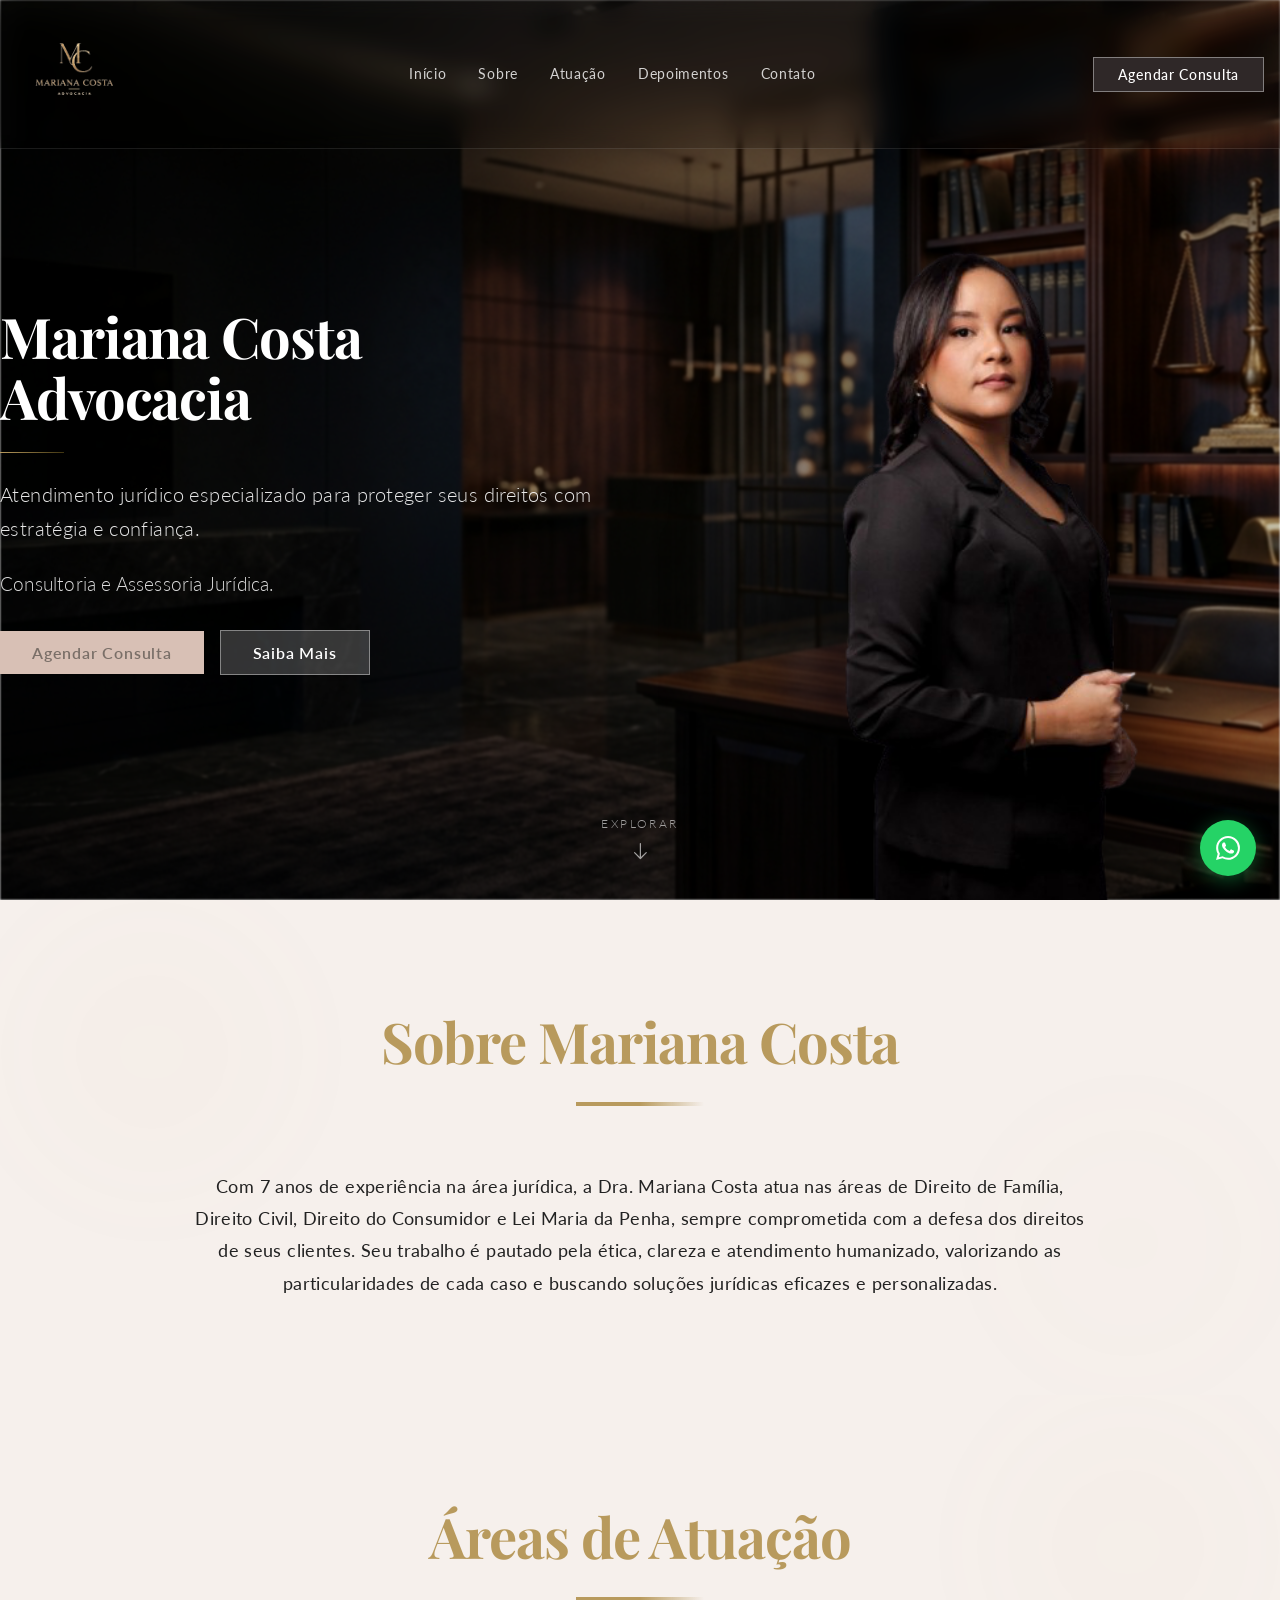
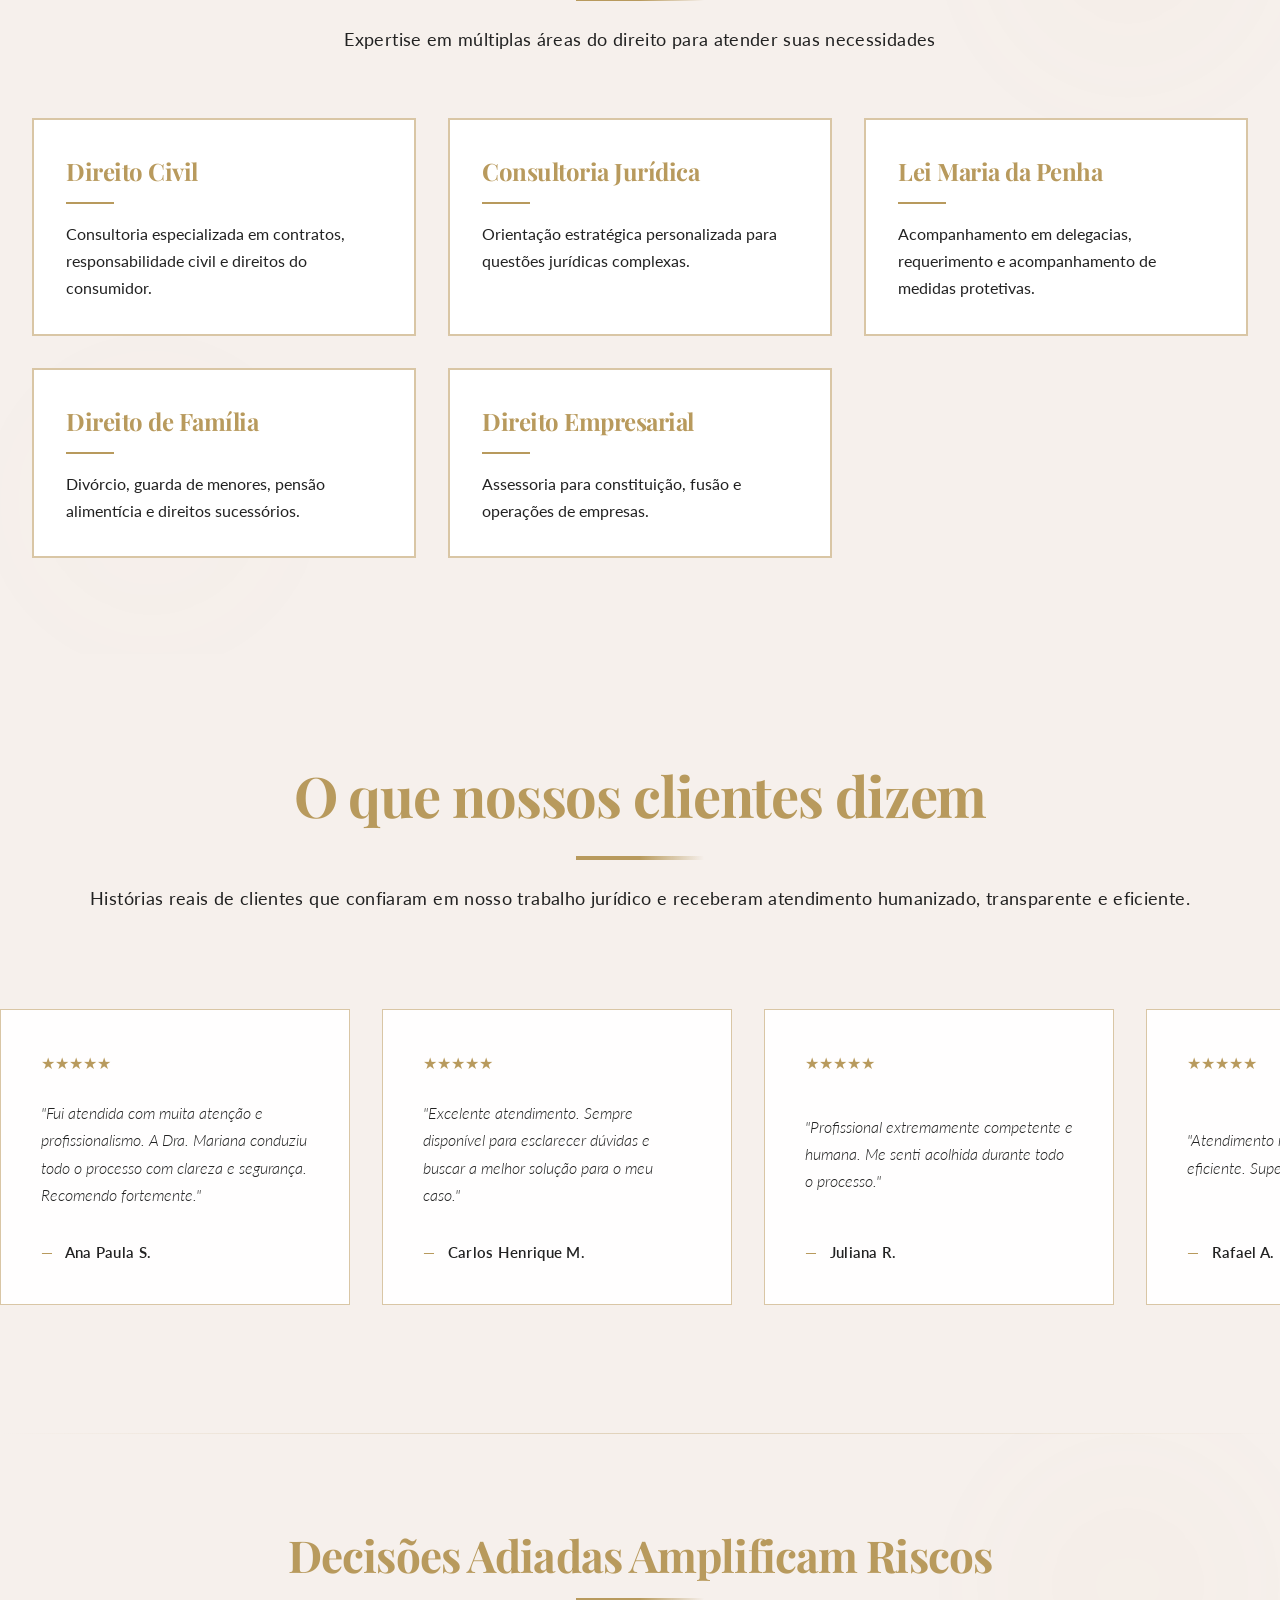
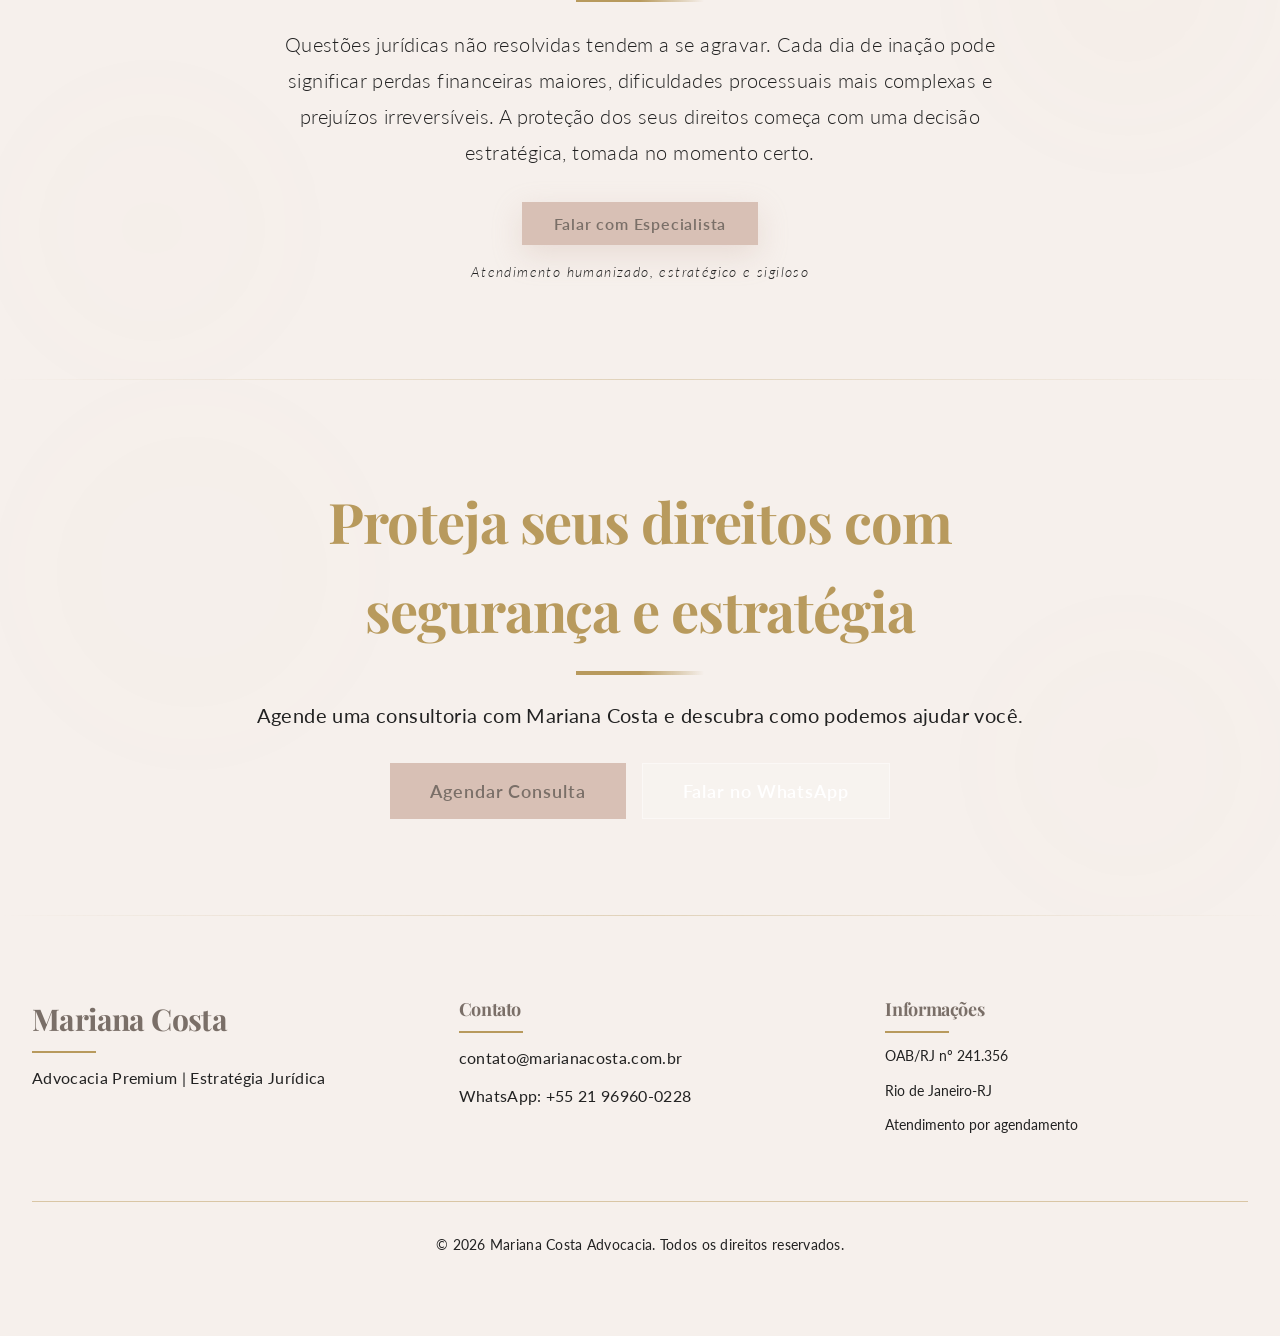
<file: index.html>
<!DOCTYPE html>
<html lang="pt-BR">
<head>
  <meta charset="UTF-8">
  <meta name="viewport" content="width=device-width, initial-scale=1.0">
  <meta name="description" content="Mariana Costa Advocacia - Assessoria jurídica segura e personalizada para proteger seus direitos com estratégia e confiança.">
  <title>Mariana Costa Advocacia</title>
  <link rel="preconnect" href="https://fonts.googleapis.com">
  <link rel="preconnect" href="https://fonts.gstatic.com" crossorigin>
  <link href="https://fonts.googleapis.com/css2?family=Playfair+Display:wght@400;500;600;700&family=Lato:wght@300;400;500;600;700&display=swap" rel="stylesheet">
  <link rel="stylesheet" href="style.css">
</head>
<body>
  <!-- NAVBAR -->
  <nav class="navbar" id="navbar">
    <div class="container nav-container">
      <div class="logo-container">
        <img src="assets/logo-mariana.png" alt="Mariana Costa Advocacia" class="logo-image">
      </div>

      <div class="nav-links" id="navLinks">
        <a href="#" class="nav-link">Início</a>
        <a href="#sobre" class="nav-link">Sobre</a>
        <a href="#atuacao" class="nav-link">Atuação</a>
        <a href="#depoimentos" class="nav-link">Depoimentos</a>
        <a href="#contato" class="nav-link">Contato</a>
      </div>

      <button class="cta-btn nav-cta" onclick="openWhatsApp()">
        Agendar Consulta
      </button>

      <button class="mobile-menu-btn" id="mobileMenuBtn" aria-label="Abrir menu">
        <span class="hamburger"></span>
      </button>
    </div>

    <!-- Mobile Menu -->
    <div class="mobile-menu" id="mobileMenu">
      <a href="#" class="mobile-link">Início</a>
      <a href="#sobre" class="mobile-link">Sobre</a>
      <a href="#atuacao" class="mobile-link">Atuação</a>
      <a href="#depoimentos" class="mobile-link">Depoimentos</a>
      <a href="#contato" class="mobile-link">Contato</a>
      <button class="cta-btn mobile-cta" onclick="openWhatsApp()">
        Agendar Consulta
      </button>
    </div>
  </nav>

  <!-- WhatsApp Float Button -->
  <a href="https://wa.me/5521969600228?text=Olá%20Mariana%2C%20gostaria%20de%20agendar%20uma%20consultoria" 
     target="_blank" 
      rel="noopener"
     class="whatsapp-float" 
     aria-label="Falar no WhatsApp">
    <svg viewBox="0 0 24 24" fill="currentColor">
      <path d="M17.472 14.382c-.297-.149-1.758-.867-2.03-.967-.273-.099-.471-.148-.67.15-.197.297-.767.966-.94 1.164-.173.199-.347.223-.644.075-.297-.15-1.255-.463-2.39-1.475-.883-.788-1.48-1.761-1.653-2.059-.173-.297-.018-.458.13-.606.134-.133.298-.347.446-.52.149-.174.198-.298.298-.497.099-.198.05-.371-.025-.52-.075-.149-.669-1.612-.916-2.207-.242-.579-.487-.5-.669-.51-.173-.008-.371-.01-.57-.01-.198 0-.52.074-.792.372-.272.297-1.04 1.016-1.04 2.479 0 1.462 1.065 2.875 1.213 3.074.149.198 2.096 3.2 5.077 4.487.709.306 1.262.489 1.694.625.712.227 1.36.195 1.871.118.571-.085 1.758-.719 2.006-1.413.248-.694.248-1.289.173-1.413-.074-.124-.272-.198-.57-.347m-5.421 7.403h-.004a9.87 9.87 0 01-5.031-1.378l-.361-.214-3.741.982.998-3.648-.235-.374a9.86 9.86 0 01-1.51-5.26c.001-5.45 4.436-9.884 9.888-9.884 2.64 0 5.122 1.03 6.988 2.898a9.825 9.825 0 012.893 6.994c-.003 5.45-4.437 9.884-9.885 9.884m8.413-18.297A11.815 11.815 0 0012.05 0C5.495 0 .16 5.335.157 11.892c0 2.096.547 4.142 1.588 5.945L.057 24l6.305-1.654a11.882 11.882 0 005.683 1.448h.005c6.554 0 11.89-5.335 11.893-11.893a11.821 11.821 0 00-3.48-8.413z"/>
    </svg>
  </a>

  <!-- HERO SECTION -->
  <section class="hero">
    <div class="hero-bg hero-bg-office">
      <div class="hero-overlay"></div>
      <div class="hero-overlay-bottom"></div>
    </div>

    <div class="container hero-content">
      <div class="hero-text">
        <h1 class="hero-title animate-fade-in">
          Mariana Costa Advocacia
        </h1>
        <div class="hero-line"></div>
        <p class="hero-subtitle animate-fade-in">
          Atendimento jurídico especializado para proteger seus direitos com estratégia e confiança.
        </p>
        <p class="hero-subtitle-secondary animate-fade-in">
          Consultoria e Assessoria Jurídica.
        </p>
        <div class="hero-buttons animate-fade-in">
          <button class="btn btn-primary" onclick="openWhatsApp()">Agendar Consulta</button>
          <button class="btn btn-secondary" onclick="scrollToSection('sobre')">Saiba Mais</button>
        </div>
      </div>

      <div class="hero-photo">
        <img src="assets/foto%20nova-mariana.png" alt="Dra. Mariana Costa - Advogada Premium">
      </div>
    </div>

    <div class="scroll-indicator">
      <p>EXPLORAR</p>
      <svg viewBox="0 0 24 24" fill="none" stroke="currentColor" stroke-width="1.5">
        <path stroke-linecap="round" stroke-linejoin="round" d="M19 14l-7 7m0 0l-7-7m7 7V3" />
      </svg>
    </div>
  </section>

  <!-- SOBRE SECTION -->
  <section id="sobre" class="section section-dark">
    <div class="decorative-blur top-left"></div>
    <div class="decorative-blur bottom-right"></div>
    
    <div class="container">
      <div class="section-header">
        <h2 class="section-title">Sobre Mariana Costa</h2>
        <div class="section-line"></div>
      </div>
      <p class="section-text">
        Com 7 anos de experiência na área jurídica, a Dra. Mariana Costa atua nas áreas de Direito de Família, Direito Civil, Direito do Consumidor e Lei Maria da Penha, sempre comprometida com a defesa dos direitos de seus clientes.

        Seu trabalho é pautado pela ética, clareza e atendimento humanizado, valorizando as particularidades de cada caso e buscando soluções jurídicas eficazes e personalizadas.
      </p>
    </div>
  </section>

  <!-- ÁREAS DE ATUAÇÃO -->
  <section id="atuacao" class="section section-dark-alt">
    <div class="decorative-blur top-right"></div>
    <div class="decorative-blur bottom-left"></div>
    
    <div class="container">
      <div class="section-header">
        <h2 class="section-title">Áreas de Atuação</h2>
        <div class="section-line"></div>
        <p class="section-subtitle">Expertise em múltiplas áreas do direito para atender suas necessidades</p>
      </div>

      <div class="practice-grid">
        <div class="practice-card">
          <h3 class="practice-title">Direito Civil</h3>
          <div class="practice-line"></div>
          <p class="practice-desc">Consultoria especializada em contratos, responsabilidade civil e direitos do consumidor.</p>
        </div>

        <div class="practice-card">
          <h3 class="practice-title">Consultoria Jurídica</h3>
          <div class="practice-line"></div>
          <p class="practice-desc">Orientação estratégica personalizada para questões jurídicas complexas.</p>
        </div>

        <div class="practice-card">
          <h3 class="practice-title">Lei Maria da Penha</h3>
          <div class="practice-line"></div>
          <p class="practice-desc">Acompanhamento em delegacias, requerimento e acompanhamento de medidas protetivas.</p>
        </div>

        <div class="practice-card">
          <h3 class="practice-title">Direito de Família</h3>
          <div class="practice-line"></div>
          <p class="practice-desc">Divórcio, guarda de menores, pensão alimentícia e direitos sucessórios.</p>
        </div>

        <div class="practice-card">
          <h3 class="practice-title">Direito Empresarial</h3>
          <div class="practice-line"></div>
          <p class="practice-desc">Assessoria para constituição, fusão e operações de empresas.</p>
        </div>
      </div>
    </div>
  </section>

  <!-- DEPOIMENTOS CAROUSEL -->
  <section id="depoimentos" class="testimonials-carousel-section">
    <div class="container">
      <div class="section-header">
        <h2 class="section-title">O que nossos clientes dizem</h2>
        <div class="section-line"></div>
        <p class="section-subtitle">Histórias reais de clientes que confiaram em nosso trabalho jurídico e receberam atendimento humanizado, transparente e eficiente.</p>
      </div>
    </div>

    <div class="carousel-container">
      <div class="carousel-track" id="carouselTrack">
        <!-- Depoimentos (Serão duplicados via JS para o loop infinito) -->
        <div class="testimonial-card-premium">
          <div class="testimonial-stars">★★★★★</div>
          <p class="testimonial-quote">"Fui atendida com muita atenção e profissionalismo. A Dra. Mariana conduziu todo o processo com clareza e segurança. Recomendo fortemente."</p>
          <div class="testimonial-author-premium">
            <div class="author-info-premium">
              <span class="author-name-premium"><span class="author-dash">—</span> Ana Paula S.</span>
            </div>
          </div>
        </div>

        <div class="testimonial-card-premium">
          <div class="testimonial-stars">★★★★★</div>
          <p class="testimonial-quote">"Excelente atendimento. Sempre disponível para esclarecer dúvidas e buscar a melhor solução para o meu caso."</p>
          <div class="testimonial-author-premium">
            <div class="author-info-premium">
              <span class="author-name-premium"><span class="author-dash">—</span> Carlos Henrique M.</span>
            </div>
          </div>
        </div>

        <div class="testimonial-card-premium">
          <div class="testimonial-stars">★★★★★</div>
          <p class="testimonial-quote">"Profissional extremamente competente e humana. Me senti acolhida durante todo o processo."</p>
          <div class="testimonial-author-premium">
            <div class="author-info-premium">
              <span class="author-name-premium"><span class="author-dash">—</span> Juliana R.</span>
            </div>
          </div>
        </div>

        <div class="testimonial-card-premium">
          <div class="testimonial-stars">★★★★★</div>
          <p class="testimonial-quote">"Atendimento rápido, transparente e eficiente. Superou minhas expectativas."</p>
          <div class="testimonial-author-premium">
            <div class="author-info-premium">
              <span class="author-name-premium"><span class="author-dash">—</span> Rafael A.</span>
            </div>
          </div>
        </div>

        <div class="testimonial-card-premium">
          <div class="testimonial-stars">★★★★★</div>
          <p class="testimonial-quote">"A Dra. Mariana demonstrou grande conhecimento jurídico e compromisso com o meu caso."</p>
          <div class="testimonial-author-premium">
            <div class="author-info-premium">
              <span class="author-name-premium"><span class="author-dash">—</span> Fernanda L.</span>
            </div>
          </div>
        </div>

        <div class="testimonial-card-premium">
          <div class="testimonial-stars">★★★★★</div>
          <p class="testimonial-quote">"Recebi orientação clara desde o primeiro contato. Excelente experiência."</p>
          <div class="testimonial-author-premium">
            <div class="author-info-premium">
              <span class="author-name-premium"><span class="author-dash">—</span> Marcelo P.</span>
            </div>
          </div>
        </div>
      </div>
    </div>
  </section>

  <!-- URGÊNCIA SECTION -->
  <section class="section section-urgency">
    <div class="urgency-line-top"></div>
    <div class="decorative-blur top-right"></div>
    <div class="decorative-blur bottom-left"></div>
    
    <div class="container">
      <div class="urgency-content">
        <h2 class="urgency-title">Decisões Adiadas Amplificam Riscos</h2>
        <div class="section-line center"></div>
        <p class="urgency-text">
          Questões jurídicas não resolvidas tendem a se agravar. Cada dia de inação pode significar perdas financeiras maiores, dificuldades processuais mais complexas e prejuízos irreversíveis. A proteção dos seus direitos começa com uma decisão estratégica, tomada no momento certo.
        </p>
        <button class="btn btn-gold" onclick="openWhatsApp()">Falar com Especialista</button>
        <p class="urgency-sub">Atendimento humanizado, estratégico e sigiloso</p>
      </div>
    </div>
    <div class="urgency-line-bottom"></div>
  </section>

  <!-- CTA FINAL -->
  <section class="section section-cta">
    <div class="decorative-blur-blue top-left"></div>
    <div class="decorative-blur bottom-right"></div>
    
    <div class="container">
      <div class="cta-content">
        <h2 class="cta-title">Proteja seus direitos com segurança e estratégia</h2>
        <div class="section-line center"></div>
        <p class="cta-text">Agende uma consultoria com Mariana Costa e descubra como podemos ajudar você.</p>
        <div class="cta-buttons">
          <button class="btn btn-primary large" onclick="openWhatsApp()">Agendar Consulta</button>
          <button class="btn btn-secondary large" onclick="openWhatsApp()">Falar no WhatsApp</button>
        </div>
      </div>
    </div>
  </section>

  <!-- FOOTER -->
  <footer id="contato" class="footer">
    <div class="footer-line-top"></div>
    
    <div class="container">
      <div class="footer-grid">
        <div class="footer-brand">
          <h3 class="footer-logo">Mariana Costa</h3>
          <div class="footer-brand-line"></div>
          <p class="footer-tagline">Advocacia Premium | Estratégia Jurídica</p>
        </div>

        <div class="footer-contact">
          <h4 class="footer-title">Contato</h4>
          <div class="footer-title-line"></div>
          <div class="footer-links">
            <a href="mailto:contato@marianacosta.com.br">contato@marianacosta.com.br</a>
            <a href="https://wa.me/5521969600228" target="_blank" rel="noopener">WhatsApp: +55 21 96960-0228</a>
          </div>
        </div>

        <div class="footer-info">
          <h4 class="footer-title">Informações</h4>
          <div class="footer-title-line"></div>
          <div class="footer-info-text">
            <p>OAB/RJ nº 241.356</p>
            <p>Rio de Janeiro-RJ</p>
            <p>Atendimento por agendamento</p>
          </div>
        </div>
      </div>

      <div class="footer-bottom">
        <p>&copy; 2026 Mariana Costa Advocacia. Todos os direitos reservados.</p>
      </div>
    </div>
  </footer>

  <script src="script.js"></script>
</body>
</html>
</file>
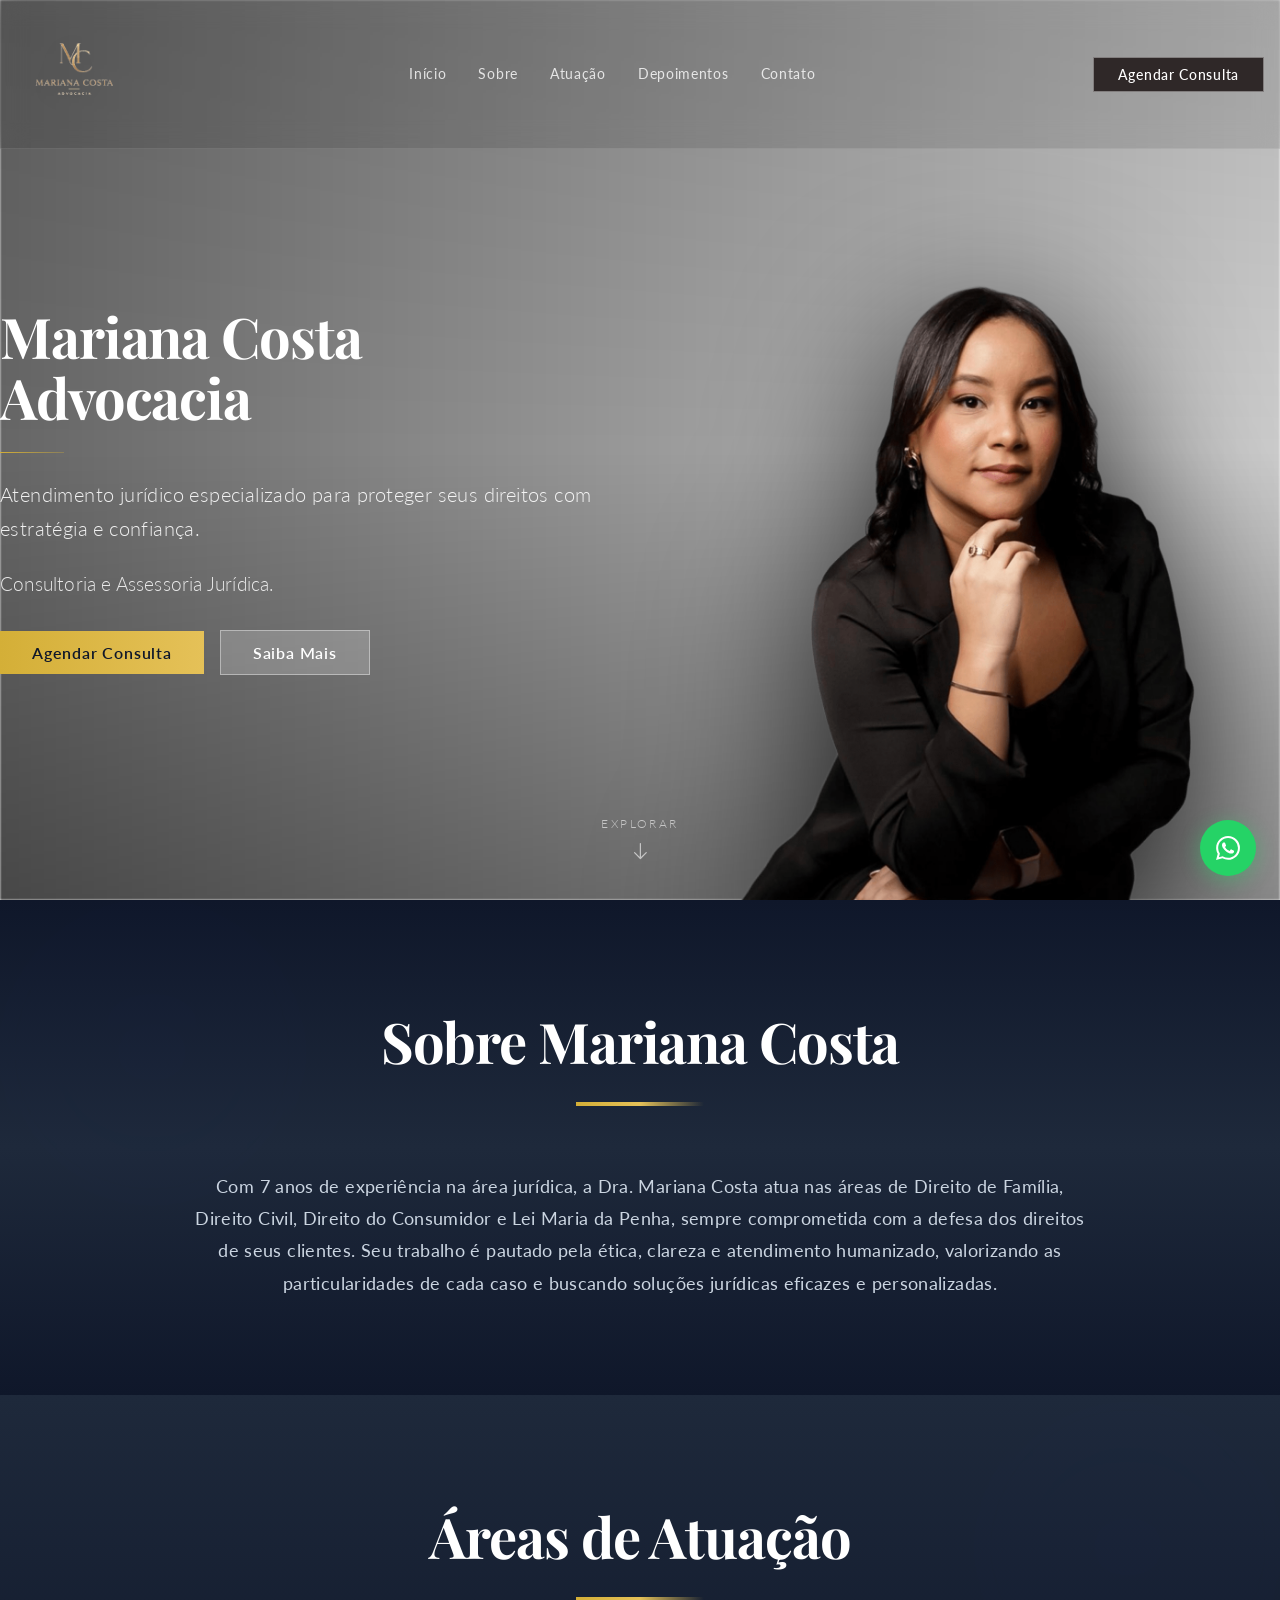
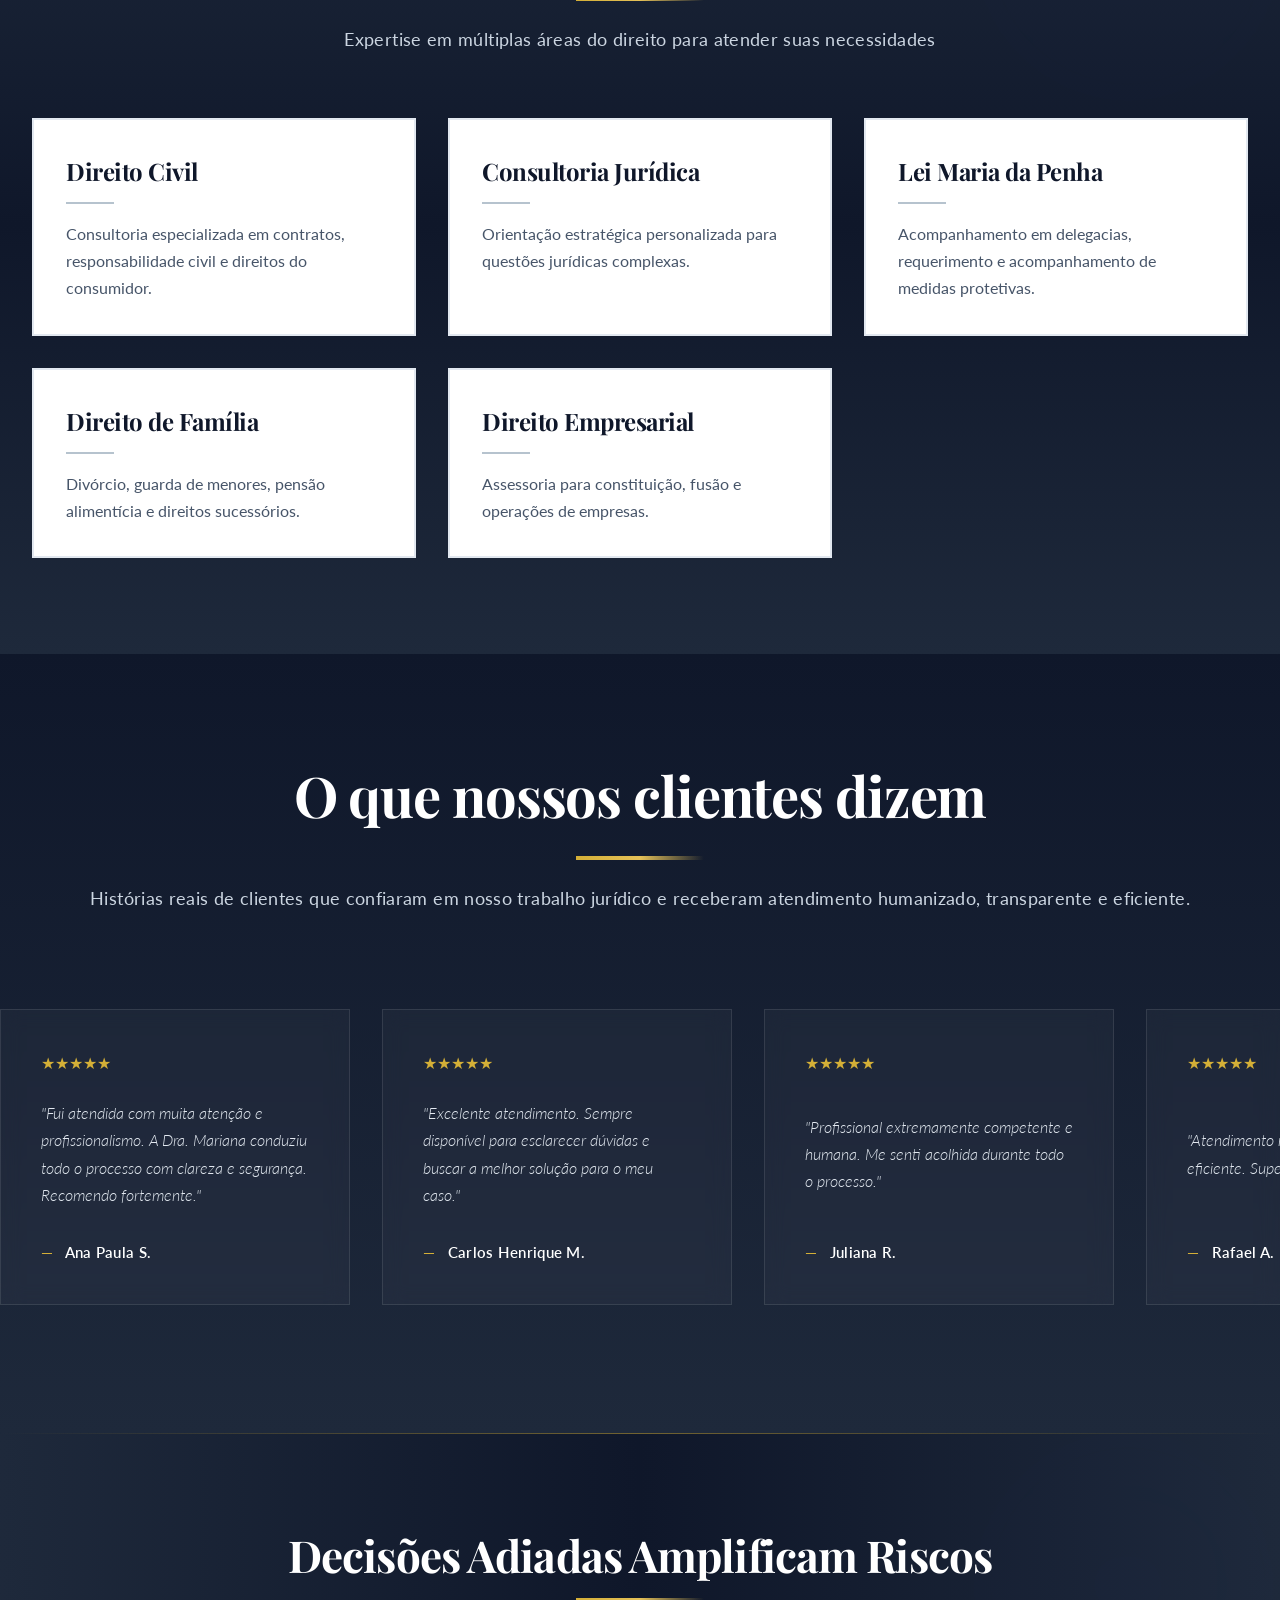
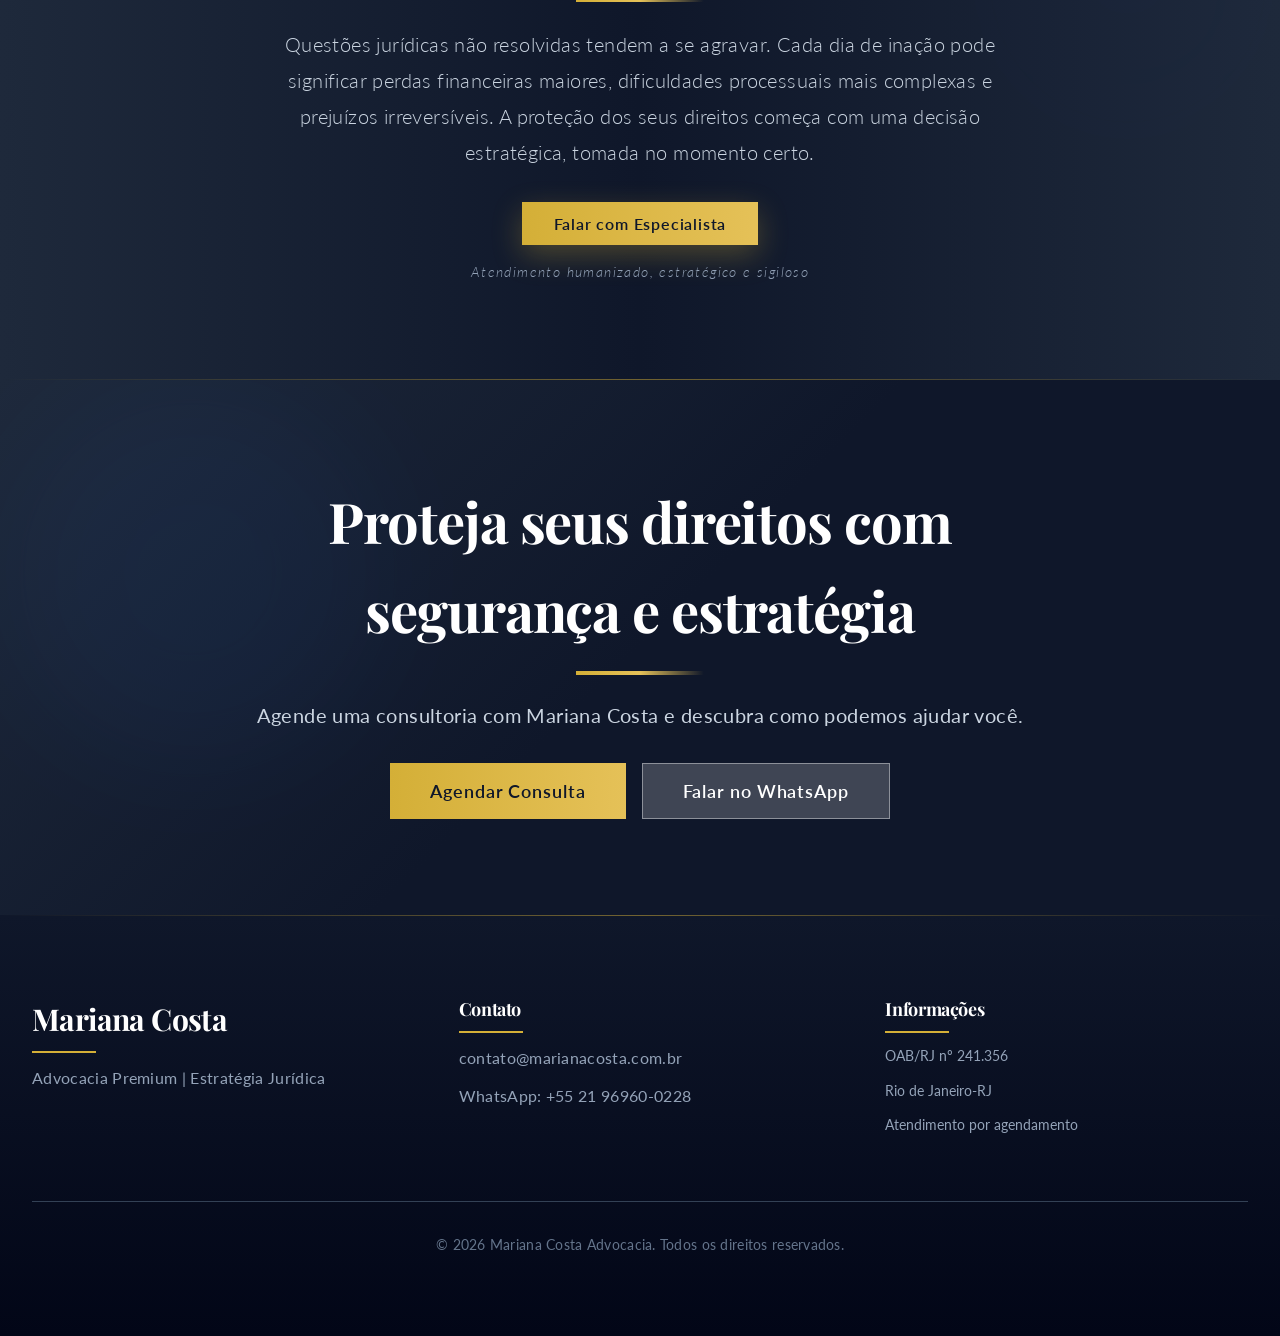
<file: mariana-costa-adv-main/index.html>
<!DOCTYPE html>
<html lang="pt-BR">
<head>
  <meta charset="UTF-8">
  <meta name="viewport" content="width=device-width, initial-scale=1.0">
  <meta name="description" content="Mariana Costa Advocacia - Assessoria jurídica segura e personalizada para proteger seus direitos com estratégia e confiança.">
  <title>Mariana Costa Advocacia</title>
  <link rel="preconnect" href="https://fonts.googleapis.com">
  <link rel="preconnect" href="https://fonts.gstatic.com" crossorigin>
  <link href="https://fonts.googleapis.com/css2?family=Playfair+Display:wght@400;500;600;700&family=Lato:wght@300;400;500;600;700&display=swap" rel="stylesheet">
  <link rel="stylesheet" href="style.css">
</head>
<body>
  <!-- NAVBAR -->
  <nav class="navbar" id="navbar">
    <div class="container nav-container">
      <div class="logo-container">
        <img src="assets/logo-mariana.png" alt="Mariana Costa Advocacia" class="logo-image">
      </div>

      <div class="nav-links" id="navLinks">
        <a href="#" class="nav-link">Início</a>
        <a href="#sobre" class="nav-link">Sobre</a>
        <a href="#atuacao" class="nav-link">Atuação</a>
        <a href="#depoimentos" class="nav-link">Depoimentos</a>
        <a href="#contato" class="nav-link">Contato</a>
      </div>

      <button class="cta-btn nav-cta" onclick="openWhatsApp()">
        Agendar Consulta
      </button>

      <button class="mobile-menu-btn" id="mobileMenuBtn" aria-label="Abrir menu">
        <span class="hamburger"></span>
      </button>
    </div>

    <!-- Mobile Menu -->
    <div class="mobile-menu" id="mobileMenu">
      <a href="#" class="mobile-link">Início</a>
      <a href="#sobre" class="mobile-link">Sobre</a>
      <a href="#atuacao" class="mobile-link">Atuação</a>
      <a href="#depoimentos" class="mobile-link">Depoimentos</a>
      <a href="#contato" class="mobile-link">Contato</a>
      <button class="cta-btn mobile-cta" onclick="openWhatsApp()">
        Agendar Consulta
      </button>
    </div>
  </nav>

  <!-- WhatsApp Float Button -->
  <a href="https://wa.me/5521969600228?text=Olá%20Mariana%2C%20gostaria%20de%20agendar%20uma%20consultoria" 
     target="_blank" 
      rel="noopener"
     class="whatsapp-float" 
     aria-label="Falar no WhatsApp">
    <svg viewBox="0 0 24 24" fill="currentColor">
      <path d="M17.472 14.382c-.297-.149-1.758-.867-2.03-.967-.273-.099-.471-.148-.67.15-.197.297-.767.966-.94 1.164-.173.199-.347.223-.644.075-.297-.15-1.255-.463-2.39-1.475-.883-.788-1.48-1.761-1.653-2.059-.173-.297-.018-.458.13-.606.134-.133.298-.347.446-.52.149-.174.198-.298.298-.497.099-.198.05-.371-.025-.52-.075-.149-.669-1.612-.916-2.207-.242-.579-.487-.5-.669-.51-.173-.008-.371-.01-.57-.01-.198 0-.52.074-.792.372-.272.297-1.04 1.016-1.04 2.479 0 1.462 1.065 2.875 1.213 3.074.149.198 2.096 3.2 5.077 4.487.709.306 1.262.489 1.694.625.712.227 1.36.195 1.871.118.571-.085 1.758-.719 2.006-1.413.248-.694.248-1.289.173-1.413-.074-.124-.272-.198-.57-.347m-5.421 7.403h-.004a9.87 9.87 0 01-5.031-1.378l-.361-.214-3.741.982.998-3.648-.235-.374a9.86 9.86 0 01-1.51-5.26c.001-5.45 4.436-9.884 9.888-9.884 2.64 0 5.122 1.03 6.988 2.898a9.825 9.825 0 012.893 6.994c-.003 5.45-4.437 9.884-9.885 9.884m8.413-18.297A11.815 11.815 0 0012.05 0C5.495 0 .16 5.335.157 11.892c0 2.096.547 4.142 1.588 5.945L.057 24l6.305-1.654a11.882 11.882 0 005.683 1.448h.005c6.554 0 11.89-5.335 11.893-11.893a11.821 11.821 0 00-3.48-8.413z"/>
    </svg>
  </a>

  <!-- HERO SECTION -->
  <section class="hero">
    <div class="hero-bg hero-bg-office">
      <div class="hero-overlay"></div>
      <div class="hero-overlay-bottom"></div>
    </div>

    <div class="container hero-content">
      <div class="hero-text">
        <h1 class="hero-title animate-fade-in">
          Mariana Costa Advocacia
        </h1>
        <div class="hero-line"></div>
        <p class="hero-subtitle animate-fade-in">
          Atendimento jurídico especializado para proteger seus direitos com estratégia e confiança.
        </p>
        <p class="hero-subtitle-secondary animate-fade-in">
          Consultoria e Assessoria Jurídica.
        </p>
        <div class="hero-buttons animate-fade-in">
          <button class="btn btn-primary" onclick="openWhatsApp()">Agendar Consulta</button>
          <button class="btn btn-secondary" onclick="scrollToSection('sobre')">Saiba Mais</button>
        </div>
      </div>

      <div class="hero-photo">
        <img src="assets/mariana-photo.png" alt="Mariana Costa - Advogada Premium">
      </div>
    </div>

    <div class="scroll-indicator">
      <p>EXPLORAR</p>
      <svg viewBox="0 0 24 24" fill="none" stroke="currentColor" stroke-width="1.5">
        <path stroke-linecap="round" stroke-linejoin="round" d="M19 14l-7 7m0 0l-7-7m7 7V3" />
      </svg>
    </div>
  </section>

  <!-- SOBRE SECTION -->
  <section id="sobre" class="section section-dark">
    <div class="decorative-blur top-left"></div>
    <div class="decorative-blur bottom-right"></div>
    
    <div class="container">
      <div class="section-header">
        <h2 class="section-title">Sobre Mariana Costa</h2>
        <div class="section-line"></div>
      </div>
      <p class="section-text">
        Com 7 anos de experiência na área jurídica, a Dra. Mariana Costa atua nas áreas de Direito de Família, Direito Civil, Direito do Consumidor e Lei Maria da Penha, sempre comprometida com a defesa dos direitos de seus clientes.

        Seu trabalho é pautado pela ética, clareza e atendimento humanizado, valorizando as particularidades de cada caso e buscando soluções jurídicas eficazes e personalizadas.
      </p>
    </div>
  </section>

  <!-- ÁREAS DE ATUAÇÃO -->
  <section id="atuacao" class="section section-dark-alt">
    <div class="decorative-blur top-right"></div>
    <div class="decorative-blur bottom-left"></div>
    
    <div class="container">
      <div class="section-header">
        <h2 class="section-title">Áreas de Atuação</h2>
        <div class="section-line"></div>
        <p class="section-subtitle">Expertise em múltiplas áreas do direito para atender suas necessidades</p>
      </div>

      <div class="practice-grid">
        <div class="practice-card">
          <h3 class="practice-title">Direito Civil</h3>
          <div class="practice-line"></div>
          <p class="practice-desc">Consultoria especializada em contratos, responsabilidade civil e direitos do consumidor.</p>
        </div>

        <div class="practice-card">
          <h3 class="practice-title">Consultoria Jurídica</h3>
          <div class="practice-line"></div>
          <p class="practice-desc">Orientação estratégica personalizada para questões jurídicas complexas.</p>
        </div>

        <div class="practice-card">
          <h3 class="practice-title">Lei Maria da Penha</h3>
          <div class="practice-line"></div>
          <p class="practice-desc">Acompanhamento em delegacias, requerimento e acompanhamento de medidas protetivas.</p>
        </div>

        <div class="practice-card">
          <h3 class="practice-title">Direito de Família</h3>
          <div class="practice-line"></div>
          <p class="practice-desc">Divórcio, guarda de menores, pensão alimentícia e direitos sucessórios.</p>
        </div>

        <div class="practice-card">
          <h3 class="practice-title">Direito Empresarial</h3>
          <div class="practice-line"></div>
          <p class="practice-desc">Assessoria para constituição, fusão e operações de empresas.</p>
        </div>
      </div>
    </div>
  </section>

  <!-- DEPOIMENTOS CAROUSEL -->
  <section id="depoimentos" class="testimonials-carousel-section">
    <div class="container">
      <div class="section-header">
        <h2 class="section-title">O que nossos clientes dizem</h2>
        <div class="section-line"></div>
        <p class="section-subtitle">Histórias reais de clientes que confiaram em nosso trabalho jurídico e receberam atendimento humanizado, transparente e eficiente.</p>
      </div>
    </div>

    <div class="carousel-container">
      <div class="carousel-track" id="carouselTrack">
        <!-- Depoimentos (Serão duplicados via JS para o loop infinito) -->
        <div class="testimonial-card-premium">
          <div class="testimonial-stars">★★★★★</div>
          <p class="testimonial-quote">"Fui atendida com muita atenção e profissionalismo. A Dra. Mariana conduziu todo o processo com clareza e segurança. Recomendo fortemente."</p>
          <div class="testimonial-author-premium">
            <div class="author-info-premium">
              <span class="author-name-premium"><span class="author-dash">—</span> Ana Paula S.</span>
            </div>
          </div>
        </div>

        <div class="testimonial-card-premium">
          <div class="testimonial-stars">★★★★★</div>
          <p class="testimonial-quote">"Excelente atendimento. Sempre disponível para esclarecer dúvidas e buscar a melhor solução para o meu caso."</p>
          <div class="testimonial-author-premium">
            <div class="author-info-premium">
              <span class="author-name-premium"><span class="author-dash">—</span> Carlos Henrique M.</span>
            </div>
          </div>
        </div>

        <div class="testimonial-card-premium">
          <div class="testimonial-stars">★★★★★</div>
          <p class="testimonial-quote">"Profissional extremamente competente e humana. Me senti acolhida durante todo o processo."</p>
          <div class="testimonial-author-premium">
            <div class="author-info-premium">
              <span class="author-name-premium"><span class="author-dash">—</span> Juliana R.</span>
            </div>
          </div>
        </div>

        <div class="testimonial-card-premium">
          <div class="testimonial-stars">★★★★★</div>
          <p class="testimonial-quote">"Atendimento rápido, transparente e eficiente. Superou minhas expectativas."</p>
          <div class="testimonial-author-premium">
            <div class="author-info-premium">
              <span class="author-name-premium"><span class="author-dash">—</span> Rafael A.</span>
            </div>
          </div>
        </div>

        <div class="testimonial-card-premium">
          <div class="testimonial-stars">★★★★★</div>
          <p class="testimonial-quote">"A Dra. Mariana demonstrou grande conhecimento jurídico e compromisso com o meu caso."</p>
          <div class="testimonial-author-premium">
            <div class="author-info-premium">
              <span class="author-name-premium"><span class="author-dash">—</span> Fernanda L.</span>
            </div>
          </div>
        </div>

        <div class="testimonial-card-premium">
          <div class="testimonial-stars">★★★★★</div>
          <p class="testimonial-quote">"Recebi orientação clara desde o primeiro contato. Excelente experiência."</p>
          <div class="testimonial-author-premium">
            <div class="author-info-premium">
              <span class="author-name-premium"><span class="author-dash">—</span> Marcelo P.</span>
            </div>
          </div>
        </div>
      </div>
    </div>
  </section>

  <!-- URGÊNCIA SECTION -->
  <section class="section section-urgency">
    <div class="urgency-line-top"></div>
    <div class="decorative-blur top-right"></div>
    <div class="decorative-blur bottom-left"></div>
    
    <div class="container">
      <div class="urgency-content">
        <h2 class="urgency-title">Decisões Adiadas Amplificam Riscos</h2>
        <div class="section-line center"></div>
        <p class="urgency-text">
          Questões jurídicas não resolvidas tendem a se agravar. Cada dia de inação pode significar perdas financeiras maiores, dificuldades processuais mais complexas e prejuízos irreversíveis. A proteção dos seus direitos começa com uma decisão estratégica, tomada no momento certo.
        </p>
        <button class="btn btn-gold" onclick="openWhatsApp()">Falar com Especialista</button>
        <p class="urgency-sub">Atendimento humanizado, estratégico e sigiloso</p>
      </div>
    </div>
    <div class="urgency-line-bottom"></div>
  </section>

  <!-- CTA FINAL -->
  <section class="section section-cta">
    <div class="decorative-blur-blue top-left"></div>
    <div class="decorative-blur bottom-right"></div>
    
    <div class="container">
      <div class="cta-content">
        <h2 class="cta-title">Proteja seus direitos com segurança e estratégia</h2>
        <div class="section-line center"></div>
        <p class="cta-text">Agende uma consultoria com Mariana Costa e descubra como podemos ajudar você.</p>
        <div class="cta-buttons">
          <button class="btn btn-primary large" onclick="openWhatsApp()">Agendar Consulta</button>
          <button class="btn btn-secondary large" onclick="openWhatsApp()">Falar no WhatsApp</button>
        </div>
      </div>
    </div>
  </section>

  <!-- FOOTER -->
  <footer id="contato" class="footer">
    <div class="footer-line-top"></div>
    
    <div class="container">
      <div class="footer-grid">
        <div class="footer-brand">
          <h3 class="footer-logo">Mariana Costa</h3>
          <div class="footer-brand-line"></div>
          <p class="footer-tagline">Advocacia Premium | Estratégia Jurídica</p>
        </div>

        <div class="footer-contact">
          <h4 class="footer-title">Contato</h4>
          <div class="footer-title-line"></div>
          <div class="footer-links">
            <a href="mailto:contato@marianacosta.com.br">contato@marianacosta.com.br</a>
            <a href="https://wa.me/5521969600228" target="_blank" rel="noopener">WhatsApp: +55 21 96960-0228</a>
          </div>
        </div>

        <div class="footer-info">
          <h4 class="footer-title">Informações</h4>
          <div class="footer-title-line"></div>
          <div class="footer-info-text">
            <p>OAB/RJ nº 241.356</p>
            <p>Rio de Janeiro-RJ</p>
            <p>Atendimento por agendamento</p>
          </div>
        </div>
      </div>

      <div class="footer-bottom">
        <p>&copy; 2026 Mariana Costa Advocacia. Todos os direitos reservados.</p>
      </div>
    </div>
  </footer>

  <script src="script.js"></script>
</body>
</html>
</file>
<file: style.css>
/* ===== RESET & BASE ===== */
*, *::before, *::after {
  margin: 0;
  padding: 0;
  box-sizing: border-box;
}

:root {
  /* Colors */
  --primary: #B89A5D;
  --secondary: #3A3A3A;
  --gold: #B89A5D;
  --gold-light: #D8C0B5;
  --white: #FFFFFF;
  --off-white: #F5F5F5;
  --slate-900: #3A3A3A;
  --slate-800: #6B6B6B;
  --slate-700: #8C7C6F;
  --slate-600: #A69B91;
  --slate-500: #C1B6AB;
  --slate-400: #D9C6A5;
  --slate-300: #EAE1D9;
  --slate-200: #F2E9E1;
  --slate-100: #F8F1EC;
  --brand: #D8C0B5;
  --brand-hover: #C9ADA0;
  --section-bg: #F6F0EC;
  --card-border: #D9C6A5;

  /* Textos (leituras suaves e premium) */
  --text-primary: #7A6F68;
  --text-secondary: #8A7F78;

  --section-line: #B89A5D;

  
  /* Typography */
  --font-heading: 'Playfair Display', serif;
  --font-body: 'Lato', sans-serif;
  
  /* Spacing */
  --container-max: 1280px;
}

html {
  scroll-behavior: smooth;
}

body {
  font-family: var(--font-body);
  color: var(--slate-900);
  line-height: 1.6;
  background-color: var(--white);
}

h1, h2, h3, h4, h5, h6 {
  font-family: var(--font-heading);
  font-weight: 700;
  letter-spacing: -0.5px;
}

a {
  text-decoration: none;
  color: inherit;
}

img {
  max-width: 100%;
  height: auto;
}

button {
  cursor: pointer;
  border: none;
  font-family: var(--font-body);
}

/* ===== CONTAINER ===== */
.container {
  width: 100%;
  max-width: var(--container-max);
  margin: 0 auto;
  padding: 0 1rem;
}

@media (min-width: 640px) {
  .container {
    padding: 0 1.5rem;
  }
}

@media (min-width: 1024px) {
  .container {
    padding: 0 2rem;
  }
}

/* ===== NAVBAR ===== */
.navbar {
  position: fixed;
  top: 0;
  left: 0;
  right: 0;
  z-index: 40;
  background: rgba(0, 0, 0, 0.1);
  -webkit-backdrop-filter: blur(12px);
  backdrop-filter: blur(12px);
  border-bottom: 1px solid rgba(255, 255, 255, 0.1);
  transition: background 0.3s ease;
}

.navbar.scrolled {
  background: rgba(0, 0, 0, 0.85);
}

.nav-container {
  display: flex;
  align-items: center;
  justify-content: space-between;
  padding: 1rem;
}

.logo-container {
  display: flex;
  align-items: center;
  justify-content: center;
}

.logo-image {
  height: 96px;
  width: auto;
  object-fit: contain;
  filter: contrast(1.08) brightness(1.03) drop-shadow(0 6px 16px rgba(0, 0, 0, 0.22));
}

@media (min-width: 768px) {
  .logo-image {
    height: 116px;
  }
}

.logo {
  font-family: var(--font-heading);
  font-size: 1.25rem;
  font-weight: 700;
  color: var(--white);
  letter-spacing: -0.5px;
}

.logo-sub {
  color: var(--gold);
  margin-left: 0.5rem;
  font-size: 0.875rem;
  font-weight: 300;
}

.nav-links {
  display: none;
  align-items: center;
  gap: 2rem;
}

@media (min-width: 768px) {
  .nav-links {
    display: flex;
  }
}

.nav-link {
  color: rgba(255, 255, 255, 0.8);
  font-size: 0.875rem;
  letter-spacing: 0.05em;
  transition: color 0.3s ease;
}

.nav-link:hover {
  color: var(--white);
}

.nav-cta {
  display: none;
  background: #2f2828;
  color: var(--white);
}

.navbar .nav-cta.cta-btn {
  background: #2f2828;
  color: var(--white);
}

.navbar .nav-cta.cta-btn:hover {
  background: rgba(255, 255, 255, 0.25);
  color: var(--white);
}

@media (min-width: 768px) {
  .nav-cta {
    display: block;
  }
}

.cta-btn {
  background: linear-gradient(to right, var(--gold), var(--gold-light));
  color: var(--slate-900);
  border: 1px solid rgba(255, 255, 255, 0.4);
  padding: 0.5rem 1.5rem;
  font-size: 0.875rem;
  font-weight: 500;
  letter-spacing: 0.05em;
  transition: all 0.3s ease;
}

.cta-btn:hover {
  background: linear-gradient(to right, var(--gold-light), var(--gold));
  color: var(--slate-900);
}

/* Mobile Menu Button */
.mobile-menu-btn {
  display: flex;
  align-items: center;
  justify-content: center;
  width: 40px;
  height: 40px;
  background: transparent;
}

@media (min-width: 768px) {
  .mobile-menu-btn {
    display: none;
  }
}

.hamburger {
  position: relative;
  width: 24px;
  height: 2px;
  background: var(--white);
  transition: all 0.3s ease;
}

.hamburger::before,
.hamburger::after {
  content: '';
  position: absolute;
  width: 24px;
  height: 2px;
  background: var(--white);
  transition: all 0.3s ease;
}

.hamburger::before {
  top: -8px;
}

.hamburger::after {
  top: 8px;
}

.mobile-menu-btn.active .hamburger {
  background: transparent;
}

.mobile-menu-btn.active .hamburger::before {
  top: 0;
  transform: rotate(45deg);
}

.mobile-menu-btn.active .hamburger::after {
  top: 0;
  transform: rotate(-45deg);
}

/* Mobile Menu */
.mobile-menu {
  display: none;
  background: rgba(0, 0, 0, 0.9);
  -webkit-backdrop-filter: blur(12px);
  backdrop-filter: blur(12px);
  border-top: 1px solid rgba(255, 255, 255, 0.1);
  padding: 1rem;
}

.mobile-menu.active {
  display: block;
}

@media (min-width: 768px) {
  .mobile-menu {
    display: none !important;
  }
}

.mobile-link {
  display: block;
  color: rgba(255, 255, 255, 0.8);
  font-size: 0.875rem;
  letter-spacing: 0.05em;
  padding: 0.75rem 0;
  transition: color 0.3s ease;
}

.mobile-link:hover {
  color: var(--white);
}

.mobile-cta {
  width: 100%;
  margin-top: 1rem;
}

/* ===== WHATSAPP FLOAT ===== */
.whatsapp-float {
  position: fixed;
  bottom: 1.5rem;
  right: 1.5rem;
  width: 56px;
  height: 56px;
  background: #25D366;
  color: var(--white);
  border-radius: 50%;
  display: flex;
  align-items: center;
  justify-content: center;
  box-shadow: 0 4px 20px rgba(37, 211, 102, 0.4);
  z-index: 50;
  transition: all 0.3s ease;
}

.whatsapp-float:hover {
  background: #1fbb59;
  transform: scale(1.1);
  box-shadow: 0 6px 25px rgba(37, 211, 102, 0.5);
}

.whatsapp-float svg {
  width: 24px;
  height: 24px;
}

/* ===== HERO SECTION ===== */
.hero {
  position: relative;
  min-height: 100vh;
  display: flex;
  align-items: center;
  overflow: hidden;
  padding-top: 5rem;
}

.hero-bg {
  position: absolute;
  inset: 0;
  background-size: cover;
  background-position: center;
  background-attachment: fixed;
  filter: blur(1.2px) saturate(0.98);
  transform: scale(1.03);
}

.hero-bg-office {
  background-image: url('assets/capa-hero-marianaadv.jpg');
}

.hero-overlay {
  position: absolute;
  inset: 0;
  background: linear-gradient(to right, rgba(0,0,0,0.6), rgba(0,0,0,0.4), rgba(0,0,0,0.2));
}

.hero-overlay-bottom {
  position: absolute;
  inset: 0;
  background: linear-gradient(to bottom, rgba(0,0,0,0.1), transparent, rgba(0,0,0,0.3));
}

.hero-content {
  position: relative;
  z-index: 10;
  display: flex;
  flex-direction: column;
  gap: 2rem;
  align-items: center;
  padding: 3rem 0;
}

@media (min-width: 1024px) {
  .hero-content {
    flex-direction: row;
    justify-content: space-between;
    align-items: center;
    padding: 5rem 0;
    min-height: calc(100vh - 5rem);
  }
}

.hero-text {
  max-width: 600px;
  text-align: center;
}

@media (min-width: 1024px) {
  .hero-text {
    text-align: left;
    flex: 1;
  }
}

.hero-title {
  font-size: 2.5rem;
  color: var(--white);
  line-height: 1.1;
  letter-spacing: -0.02em;
  margin-bottom: 1rem;
}

@media (min-width: 1024px) {
  .hero-title {
    font-size: 3.5rem;
    margin-bottom: 1.5rem;
  }
}

.hero-subtitle-secondary {
  font-size: 1.1rem;
  color: rgba(255, 255, 255, 0.85);
  line-height: 1.55;
  font-weight: 300;
  letter-spacing: 0.01em;
  margin-top: -0.5rem;
  margin-bottom: 2rem;
}

@media (min-width: 1024px) {
  .hero-subtitle-secondary {
    font-size: 1.2rem;
  }
}

.hero-line {
  height: 1px;
  width: 4rem;
  background: linear-gradient(to right, var(--gold), rgba(212, 175, 55, 0.3));
  margin: 0 auto 1.5rem;
}

@media (min-width: 1024px) {
  .hero-line {
    margin: 0 0 1.5rem 0;
  }
}

.hero-subtitle {
  font-size: 1.125rem;
  color: rgba(255, 255, 255, 0.9);
  line-height: 1.7;
  font-weight: 300;
  letter-spacing: 0.02em;
  margin-bottom: 2rem;
}

@media (min-width: 1024px) {
  .hero-subtitle {
    font-size: 1.25rem;
  }
}

.hero-buttons {
  display: flex;
  flex-direction: column;
  gap: 1rem;
  align-items: center;
}

@media (min-width: 640px) {
  .hero-buttons {
    flex-direction: row;
    justify-content: center;
  }
}

@media (min-width: 1024px) {
  .hero-buttons {
    justify-content: flex-start;
  }
}

.hero-photo {
  display: flex;
  justify-content: center;
  align-items: center;
  margin-top: 2rem;
}

.hero-photo img {
  width: min(100%, 360px);
  max-height: 460px;
  object-fit: contain;
  object-position: center center;
  filter: drop-shadow(0 30px 60px rgba(0, 0, 0, 0.7));
  transform: translateY(0);
}

@media (max-width: 639px) {
  .hero-content {
    padding-bottom: 2rem;
  }

  .hero-photo {
    align-items: center;
    margin-top: 1.75rem;
    overflow: visible;
  }

  .hero-photo img {
    width: min(100%, 90vw);
    max-width: 320px;
    max-height: calc(100vh - 260px);
    object-fit: contain;
    object-position: center 50%;
    transform: translateY(2px);
  }
}

@media (min-width: 640px) {
  .hero-photo img {
    width: min(100%, 420px);
    max-height: 520px;
  }
}

@media (min-width: 768px) {
  .hero-photo img {
    width: min(100%, 480px);
    max-height: 620px;
  }
}

@media (min-width: 1024px) {
  .hero-photo {
    position: absolute;
    right: clamp(1rem, 2.5vw, 3rem);
    bottom: 0;
    top: auto;
    transform: none;
    width: min(42vw, 560px);
    height: auto;
    margin-top: 0;
    justify-content: flex-end;
    align-items: flex-end;
    z-index: 15;
  }
  
  .hero-photo img {
    width: 100%;
    max-height: 88vh;
    height: auto;
    object-fit: contain;
    object-position: center bottom;
    filter: drop-shadow(0 40px 80px rgba(0, 0, 0, 0.8));
    transform: translateY(10px);
  }
}

@media (min-width: 1280px) {
  .hero-photo {
    right: 2.5%;
  }
  
  .hero-photo img {
    max-height: 92vh;
  }
}

@media (min-width: 1024px) and (max-width: 1199px) {
  .hero-content {
    flex-direction: column;
    padding: 3rem 0;
    min-height: 0;
  }

  .hero-text {
    text-align: center;
    flex: initial;
  }

  .hero-line {
    margin: 0 auto 1.5rem;
  }

  .hero-buttons {
    justify-content: center;
  }

  .hero-photo {
    position: relative;
    right: auto;
    bottom: auto;
    width: auto;
    margin-top: 2rem;
    justify-content: center;
    align-items: center;
  }

  .hero-photo img {
    width: min(100%, 480px);
    max-height: 620px;
    transform: translateY(0);
  }
}

@media (max-width: 1199px) {
  .hero-bg {
    background-attachment: scroll;
  }
}

/* Scroll Indicator */
.scroll-indicator {
  position: absolute;
  bottom: 2rem;
  left: 50%;
  transform: translateX(-50%);
  z-index: 10;
  text-align: center;
  color: rgba(255, 255, 255, 0.6);
  animation: bounce 2s infinite;
}

.scroll-indicator p {
  font-size: 0.75rem;
  letter-spacing: 0.2em;
  margin-bottom: 0.5rem;
  font-weight: 300;
}

.scroll-indicator svg {
  width: 20px;
  height: 20px;
  margin: 0 auto;
}

@keyframes bounce {
  0%, 20%, 50%, 80%, 100% {
    transform: translateX(-50%) translateY(0);
  }
  40% {
    transform: translateX(-50%) translateY(-10px);
  }
  60% {
    transform: translateX(-50%) translateY(-5px);
  }
}

/* ===== BUTTONS ===== */
.btn {
  display: inline-block;
  padding: 0.75rem 2rem;
  font-size: 1rem;
  font-weight: 600;
  letter-spacing: 0.05em;
  transition: all 0.3s cubic-bezier(0.23, 1, 0.32, 1);
}

.btn:active {
  transform: scale(0.98);
}

.btn-primary {
  background: var(--brand);
  color: var(--text-primary);
}

.btn-primary:hover {
  background: var(--brand-hover);
  color: var(--text-primary);
  box-shadow: 0 15px 40px rgba(201, 173, 160, 0.3);
}

.btn-secondary {
  background: rgba(255, 255, 255, 0.2);
  color: var(--white);
  border: 1px solid rgba(255, 255, 255, 0.4);
  -webkit-backdrop-filter: blur(4px);
  backdrop-filter: blur(4px);
}

.btn-secondary:hover {
  background: rgba(255, 255, 255, 0.3);
}

.btn-gold {
  background: var(--brand);
  color: var(--text-primary);
  font-weight: 600;
  box-shadow: 0 10px 30px rgba(201, 173, 160, 0.3);
}

.btn-gold:hover {
  background: var(--brand-hover);
  box-shadow: 0 15px 40px rgba(201, 173, 160, 0.4);
  transform: scale(1.05);
}

.btn.large {
  padding: 1rem 2.5rem;
  font-size: 1.125rem;
}

/* ===== SECTIONS ===== */
.section {
  position: relative;
  padding: 6rem 0;
  overflow: hidden;
}

.section-dark {
  background: var(--section-bg);
}

.section-dark-alt {
  background: var(--section-bg);
}

.section-title {
  color: var(--section-line);
}

.section-line {
  height: 4px;
  width: 8rem;
  background: linear-gradient(to right, var(--section-line), var(--section-line), transparent);
  margin: 0 auto 1.5rem;
}

.section-subtitle,
.section-text {
  color: var(--text-primary);
}


 .section-urgency {
  background: var(--section-bg);
}
.section-cta {
  background: var(--section-bg);
}

/* Decorative blurs */
.decorative-blur {
  position: absolute;
  width: 19rem; /* Reduzido em ~20% de 24rem */
  height: 19rem; /* Reduzido em ~20% de 24rem */
  border-radius: 50%;
  filter: blur(60px);
  opacity: 0.15; /* Reduzido levemente a opacidade para menos destaque */
  pointer-events: none;
}

.decorative-blur.top-left {
  top: 0;
  left: 0;
  background: rgba(184, 154, 93, 0.12);
}

.decorative-blur.top-right {
  top: 0;
  right: 0;
  background: rgba(184, 154, 93, 0.12);
}

.decorative-blur.bottom-left {
  bottom: 0;
  left: 0;
  background: rgba(184, 154, 93, 0.08);
}

.decorative-blur.bottom-right {
  bottom: 0;
  right: 0;
  background: rgba(184, 154, 93, 0.08);
}

.decorative-blur-blue {
  position: absolute;
  width: 24rem;
  height: 24rem;
  border-radius: 50%;
  filter: blur(60px);
  opacity: 0.08;
  pointer-events: none;
  background: rgba(184, 154, 93, 0.12);
}

.decorative-blur-blue.top-left {
  top: 0;
  left: 0;
}

/* Section Headers */
.section-header {
  text-align: center;
  margin-bottom: 4rem;
}

.section-title {
  font-size: 2.5rem;
  color: var(--section-line);
  letter-spacing: -0.02em;
  margin-bottom: 1rem;
}

@media (min-width: 1024px) {
  .section-title {
    font-size: 3.5rem;
  }
}

.section-line {
  height: 4px;
  width: 8rem;
  background: linear-gradient(to right, var(--section-line), var(--section-line), transparent);
  margin: 0 auto 1.5rem;
}

.section-line.center {
  margin: 0 auto 1.5rem;
}

.section-subtitle {
  font-size: 1.125rem;
  color: var(--text-primary);
  letter-spacing: 0.02em;
}


.section-text {
  max-width: 56rem;
  margin: 0 auto;
  text-align: center;
  color: var(--text-primary);
  font-size: 1.125rem;
  line-height: 1.8;
  letter-spacing: 0.02em;
}

/* ===== PRACTICE AREAS ===== */
.practice-grid {
  display: grid;
  grid-template-columns: 1fr;
  gap: 2rem;
  max-width: 80rem;
  margin: 0 auto;
}

@media (min-width: 768px) {
  .practice-grid {
    grid-template-columns: repeat(2, 1fr);
  }
}

@media (min-width: 1024px) {
  .practice-grid {
    grid-template-columns: repeat(3, 1fr);
  }
}

.practice-card {
  background: var(--white);
  padding: 2rem;
  border: 2px solid var(--card-border);
  transition: all 0.3s ease;
}

.practice-card:hover {
  border-color: var(--section-line);
  box-shadow: 0 25px 50px rgba(0, 0, 0, 0.08);
}

.practice-title {
  font-size: 1.5rem;
  color: var(--section-line);
  margin-bottom: 0.75rem;
  letter-spacing: -0.02em;
  transition: color 0.3s ease;
}

.practice-card:hover .practice-title {
  color: var(--section-line);
}

.practice-line {
  height: 2px;
  width: 3rem;
  background: var(--section-line);
  margin-bottom: 1rem;
  transition: background 0.3s ease;
}

.practice-card:hover .practice-line {
  background: var(--section-line);
}

.practice-desc {
  color: var(--text-primary);
  line-height: 1.7;
  transition: color 0.3s ease;
}


.practice-card:hover .practice-desc {
  color: var(--text-primary);
}

/* ===== URGENCY SECTION ===== */
.urgency-line-top,
.urgency-line-bottom {
  position: absolute;
  left: 0;
  right: 0;
  height: 1px;
  background: linear-gradient(to right, transparent, rgba(184, 154, 93, 0.35), transparent);
}

.urgency-line-top {
  top: 0;
}

.urgency-line-bottom {
  bottom: 0;
}

.urgency-content {
  max-width: 48rem;
  margin: 0 auto;
  text-align: center;
}

.urgency-title {
  font-size: 2rem;
  color: var(--section-line);
  letter-spacing: -0.02em;
  line-height: 1.2;
  margin-bottom: 1rem;
}

@media (min-width: 1024px) {
  .urgency-title {
    font-size: 2.75rem;
  }
}

.urgency-text {
  font-size: 1.125rem;
  color: var(--text-primary);
  line-height: 1.8;
  letter-spacing: 0.02em;
  font-weight: 300;
  margin-bottom: 2rem;
}


@media (min-width: 1024px) {
  .urgency-text {
    font-size: 1.25rem;
  }
}

.urgency-sub {
  margin-top: 1rem;
  font-size: 0.875rem;
  color: var(--text-secondary);
  letter-spacing: 0.1em;
  font-weight: 300;
  font-style: italic;
}


/* ===== TESTIMONIALS ===== */
.testimonials-grid {
  display: grid;
  grid-template-columns: 1fr;
  gap: 2rem;
  max-width: 80rem;
  margin: 0 auto;
}

@media (min-width: 768px) {
  .testimonials-grid {
    grid-template-columns: repeat(2, 1fr);
  }
}

@media (min-width: 1024px) {
  .testimonials-grid {
    grid-template-columns: repeat(3, 1fr);
  }
}

.testimonial-card {
  background: rgba(255, 255, 255, 0.1);
  -webkit-backdrop-filter: blur(12px);
  backdrop-filter: blur(12px);
  border: 1px solid rgba(255, 255, 255, 0.2);
  padding: 2rem;
  border-radius: 0.5rem;
  box-shadow: 0 25px 50px rgba(0, 0, 0, 0.2);
  transition: all 0.3s ease;
}

.testimonial-card:hover {
  border-color: rgba(212, 175, 55, 0.5);
  background: rgba(255, 255, 255, 0.15);
}

.stars {
  display: flex;
  gap: 0.25rem;
  margin-bottom: 1rem;
}

.star {
  color: var(--gold);
  font-size: 1rem;
}

.testimonial-text {
  color: var(--text-primary);
  line-height: 1.7;
  margin-bottom: 1.5rem;
  font-style: italic;
  font-size: 0.875rem;
}


.testimonial-divider {
  border-top: 1px solid rgba(255, 255, 255, 0.1);
  padding-top: 1rem;
}

.author-name {
  font-weight: 600;
  color: var(--white);
  font-size: 0.875rem;
  letter-spacing: 0.02em;
}

.author-role {
  font-size: 0.75rem;
  color: var(--slate-400);
  letter-spacing: 0.02em;
}

/* ===== CTA SECTION ===== */
.cta-content {
  max-width: 48rem;
  margin: 0 auto;
  text-align: center;
}

.cta-title {
  font-size: 2.5rem;
  color: var(--section-line);
  letter-spacing: -0.02em;
  margin-bottom: 1rem;
}

@media (min-width: 1024px) {
  .cta-title {
    font-size: 3.5rem;
  }
}

.cta-text {
  font-size: 1.25rem;
  color: var(--text-primary);
  letter-spacing: 0.02em;
  margin-bottom: 2rem;
}


.cta-buttons {
  display: flex;
  flex-direction: column;
  gap: 1rem;
  justify-content: center;
}

@media (min-width: 640px) {
  .cta-buttons {
    flex-direction: row;
  }
}

/* ===== FOOTER ===== */
.footer {
  background: var(--section-bg);
  color: var(--text-primary);
  padding: 5rem 0;
  position: relative;
}

.footer-line-top {
  position: absolute;
  top: 0;
  left: 0;
  right: 0;
  height: 1px;
  background: linear-gradient(to right, transparent, rgba(184, 154, 93, 0.35), transparent);
}

.footer-grid {
  display: grid;
  grid-template-columns: 1fr;
  gap: 4rem;
  margin-bottom: 4rem;
}

@media (min-width: 768px) {
  .footer-grid {
    grid-template-columns: repeat(3, 1fr);
  }
}

.footer-logo {
  font-size: 1.875rem;
  font-weight: 700;
  letter-spacing: -0.02em;
  margin-bottom: 0.5rem;
}

.footer-brand-line {
  height: 2px;
  width: 4rem;
  background: var(--section-line);
  margin-bottom: 0.75rem;
}

.footer-tagline {
  color: var(--text-secondary);
  letter-spacing: 0.02em;
}


.footer-title {
  font-family: var(--font-heading);
  font-weight: 700;
  font-size: 1.125rem;
  letter-spacing: -0.02em;
  margin-bottom: 0.5rem;
}

.footer-title-line {
  height: 2px;
  width: 4rem;
  background: var(--section-line);
  margin-bottom: 0.75rem;
}

.footer-links {
  display: flex;
  flex-direction: column;
  gap: 0.75rem;
}

.footer-links a {
  color: var(--text-secondary);
  letter-spacing: 0.02em;
  transition: color 0.3s ease;
}


.footer-links a:hover {
  color: var(--text-primary);
}

.footer-info-text {
  display: flex;
  flex-direction: column;
  gap: 0.75rem;
  color: var(--text-secondary);
  font-size: 0.875rem;
}


.footer-bottom {
  border-top: 1px solid var(--card-border);
  padding-top: 2rem;
  text-align: center;
  color: var(--text-secondary);
  font-size: 0.875rem;
  letter-spacing: 0.02em;
}


/* ===== ANIMATIONS ===== */
@keyframes fadeInUp {
  from {
    opacity: 0;
    transform: translateY(30px);
  }
  to {
    opacity: 1;
    transform: translateY(0);
  }
}

.animate-fade-in {
  animation: fadeInUp 0.8s ease-out forwards;
}

.animate-fade-in:nth-child(1) {
  animation-delay: 0.1s;
}

.animate-fade-in:nth-child(2) {
  animation-delay: 0.2s;
}

.animate-fade-in:nth-child(3) {
  animation-delay: 0.3s;
}

/* ===== TESTIMONIALS CAROUSEL (ESTEIRA) ===== */
.testimonials-carousel-section {
  padding: 6rem 0;
  background: var(--section-bg);
  overflow: hidden;
  position: relative;
}

.carousel-container {
  width: 100%;
  overflow: hidden;
  padding: 2rem 0;
  position: relative;
}

.carousel-track {
  display: flex;
  gap: 2rem;
  width: max-content;
  animation: scroll-esteira 40s linear infinite;
}

.carousel-container:hover .carousel-track {
  animation-play-state: paused;
}

@keyframes scroll-esteira {
  0% {
    transform: translateX(0);
  }
  100% {
    transform: translateX(calc(-50% - 1rem));
  }
}

.testimonial-card-premium {
  background: rgba(255, 255, 255, 0.92);
  border: 1px solid var(--card-border);
  padding: 2.5rem;
  width: 350px;
  flex-shrink: 0;
  transition: all 0.4s cubic-bezier(0.165, 0.84, 0.44, 1);
  display: flex;
  flex-direction: column;
  justify-content: space-between;
}

.testimonial-card-premium:hover {
  background: rgba(255, 255, 255, 0.98);
  border-color: var(--section-line);
  transform: translateY(-5px);
  box-shadow: 0 20px 40px rgba(0, 0, 0, 0.12);
}

.testimonial-stars {
  color: var(--section-line);
  font-size: 1rem;
  margin-bottom: 1.5rem;
  display: flex;
  gap: 4px;
}

.testimonial-quote {
  color: var(--text-primary);
  font-size: 1rem;
  line-height: 1.7;
  font-style: italic;
  margin-bottom: 2rem;
  font-weight: 300;
}


.testimonial-author-premium {
  display: flex;
  align-items: center;
  gap: 1rem;
}

.author-info-premium {
  display: flex;
  flex-direction: column;
}

.author-name-premium {
  color: var(--text-primary);
  font-weight: 600;
  font-size: 0.95rem;
  letter-spacing: 0.02em;
}


.author-dash {
  color: var(--section-line);
  margin-right: 0.5rem;
}


/* Responsividade do Carrossel */
@media (max-width: 768px) {
  .testimonial-card-premium {
    width: 300px;
    padding: 2rem;
  }
  
  .carousel-track {
    animation-duration: 30s;
  }

  /* ===== CORREÇÃO DE LEGIBILIDADE ===== */

:root {
  --text-primary: #5F524A;
  --text-secondary: #766A63;
}

.section-text,
.section-subtitle,
.practice-desc,
.testimonial-quote,
.urgency-text,
.cta-text,
.footer-tagline,
.footer-links a,
.footer-info-text,
.urgency-sub,
.footer-bottom {
  color: var(--text-primary) !important;
}

.section-title,
.practice-title,
.urgency-title,
.cta-title,
.footer-title,
.testimonial-stars,
.author-dash {
  color: #B89A5D !important;
}

.btn-primary {
  color: #FFFFFF !important;
}

.btn-primary:hover {
  color: #FFFFFF !important;
}
/* ===== MELHORIA DE LEGIBILIDADE ===== */

/* Textos das páginas */
.section-text,
.section-subtitle,
.practice-desc,
.urgency-text,
.cta-text,
.footer-tagline,
.footer-links a,
.footer-info-text,
.urgency-sub,
.footer-bottom {
  color: #3A3A3A !important;
  font-weight: 400;
}

/* Textos dos depoimentos */
.testimonial-quote {
  color: #2F2F2F !important;
  font-weight: 500;
  line-height: 1.8;
}

/* Nome dos clientes */
.author-name-premium {
  color: #3A3A3A !important;
  font-weight: 600;
}

/* Cards dos depoimentos */
.testimonial-card-premium {
  border: 1px solid #D9C6A5;
  transition: all 0.35s ease;
}

/* Hover dourado premium */
.testimonial-card-premium:hover {
  border-color: #B89A5D !important;
  box-shadow: 0 15px 35px rgba(184, 154, 93, 0.18);
}

/* Mantém todos os títulos dourados */
.section-title,
.practice-title,
.urgency-title,
.cta-title,
.footer-title {
  color: #B89A5D !important;
}
/* ===== TEXTOS MAIS ESCUROS ===== */

.section-text,
.section-subtitle,
.practice-desc,
.urgency-text,
.cta-text,
.footer-tagline,
.footer-links a,
.footer-info-text,
.urgency-sub,
.footer-bottom,
.testimonial-quote,
.author-name-premium {
  color: #222222 !important;
}
} 
/* ===== TEXTOS MAIS ESCUROS ===== */

.section-text,
.section-subtitle,
.practice-desc,
.urgency-text,
.cta-text,
.footer-tagline,
.footer-links a,
.footer-info-text,
.urgency-sub,
.footer-bottom,
.testimonial-quote,
.author-name-premium {
  color: #222222 !important;

}

@media (max-width: 639px) {
  .hero {
    min-height: 0 !important;
    height: auto !important;
    padding-bottom: 0 !important;
    display: flex !important;
    flex-direction: column !important;
  }

  .hero-content {
    flex-direction: column !important;
    padding: 1rem 0 0 0 !important;
  }

  .hero-text {
    order: 1 !important;
    padding: 1.5rem !important;
    z-index: 10 !important;
    position: relative !important;
  }

  .hero-photo {
    order: 2 !important;
    position: relative !important;
    width: 100% !important;
    margin: 0 !important;
    overflow: hidden !important;
  }

  .hero-photo img {
    width: auto !important;
    max-width: 100%;
    height: auto !important;
    max-height: 70vh !important;
    object-fit: contain !important;
    object-position: center top !important;
    display: block !important;
    transform: none !important;
  }

  .scroll-indicator {
    display: none !important;
  }
}
@media (max-width: 639px) {
  .hero-text {
    padding-top: 3rem !important;
  }
}
</file>
<file: mariana-costa-adv-main/style.css>
/* ===== RESET & BASE ===== */
*, *::before, *::after {
  margin: 0;
  padding: 0;
  box-sizing: border-box;
}

:root {
  /* Colors */
  --primary: #0F3A5F;
  --secondary: #2C2C2C;
  --gold: #D4AF37;
  --gold-light: #E5C158;
  --white: #FFFFFF;
  --off-white: #F5F5F5;
  --slate-900: #0f172a;
  --slate-800: #1e293b;
  --slate-700: #334155;
  --slate-600: #475569;
  --slate-500: #64748b;
  --slate-400: #94a3b8;
  --slate-300: #cbd5e1;
  --slate-200: #e2e8f0;
  --slate-100: #f1f5f9;
  
  /* Typography */
  --font-heading: 'Playfair Display', serif;
  --font-body: 'Lato', sans-serif;
  
  /* Spacing */
  --container-max: 1280px;
}

html {
  scroll-behavior: smooth;
}

body {
  font-family: var(--font-body);
  color: var(--slate-900);
  line-height: 1.6;
  background-color: var(--white);
}

h1, h2, h3, h4, h5, h6 {
  font-family: var(--font-heading);
  font-weight: 700;
  letter-spacing: -0.5px;
}

a {
  text-decoration: none;
  color: inherit;
}

img {
  max-width: 100%;
  height: auto;
}

button {
  cursor: pointer;
  border: none;
  font-family: var(--font-body);
}

/* ===== CONTAINER ===== */
.container {
  width: 100%;
  max-width: var(--container-max);
  margin: 0 auto;
  padding: 0 1rem;
}

@media (min-width: 640px) {
  .container {
    padding: 0 1.5rem;
  }
}

@media (min-width: 1024px) {
  .container {
    padding: 0 2rem;
  }
}

/* ===== NAVBAR ===== */
.navbar {
  position: fixed;
  top: 0;
  left: 0;
  right: 0;
  z-index: 40;
  background: rgba(0, 0, 0, 0.1);
  -webkit-backdrop-filter: blur(12px);
  backdrop-filter: blur(12px);
  border-bottom: 1px solid rgba(255, 255, 255, 0.1);
  transition: background 0.3s ease;
}

.navbar.scrolled {
  background: rgba(0, 0, 0, 0.85);
}

.nav-container {
  display: flex;
  align-items: center;
  justify-content: space-between;
  padding: 1rem;
}

.logo-container {
  display: flex;
  align-items: center;
  justify-content: center;
}

.logo-image {
  height: 96px;
  width: auto;
  object-fit: contain;
  filter: contrast(1.08) brightness(1.03) drop-shadow(0 6px 16px rgba(0, 0, 0, 0.22));
}

@media (min-width: 768px) {
  .logo-image {
    height: 116px;
  }
}

.logo {
  font-family: var(--font-heading);
  font-size: 1.25rem;
  font-weight: 700;
  color: var(--white);
  letter-spacing: -0.5px;
}

.logo-sub {
  color: var(--gold);
  margin-left: 0.5rem;
  font-size: 0.875rem;
  font-weight: 300;
}

.nav-links {
  display: none;
  align-items: center;
  gap: 2rem;
}

@media (min-width: 768px) {
  .nav-links {
    display: flex;
  }
}

.nav-link {
  color: rgba(255, 255, 255, 0.8);
  font-size: 0.875rem;
  letter-spacing: 0.05em;
  transition: color 0.3s ease;
}

.nav-link:hover {
  color: var(--white);
}

.nav-cta {
  display: none;
  background: #2f2828;
  color: var(--white);
}

.navbar .nav-cta.cta-btn {
  background: #2f2828;
  color: var(--white);
}

.navbar .nav-cta.cta-btn:hover {
  background: rgba(255, 255, 255, 0.25);
  color: var(--white);
}

@media (min-width: 768px) {
  .nav-cta {
    display: block;
  }
}

.cta-btn {
  background: linear-gradient(to right, var(--gold), var(--gold-light));
  color: var(--slate-900);
  border: 1px solid rgba(255, 255, 255, 0.4);
  padding: 0.5rem 1.5rem;
  font-size: 0.875rem;
  font-weight: 500;
  letter-spacing: 0.05em;
  transition: all 0.3s ease;
}

.cta-btn:hover {
  background: linear-gradient(to right, var(--gold-light), var(--gold));
  color: var(--slate-900);
}

/* Mobile Menu Button */
.mobile-menu-btn {
  display: flex;
  align-items: center;
  justify-content: center;
  width: 40px;
  height: 40px;
  background: transparent;
}

@media (min-width: 768px) {
  .mobile-menu-btn {
    display: none;
  }
}

.hamburger {
  position: relative;
  width: 24px;
  height: 2px;
  background: var(--white);
  transition: all 0.3s ease;
}

.hamburger::before,
.hamburger::after {
  content: '';
  position: absolute;
  width: 24px;
  height: 2px;
  background: var(--white);
  transition: all 0.3s ease;
}

.hamburger::before {
  top: -8px;
}

.hamburger::after {
  top: 8px;
}

.mobile-menu-btn.active .hamburger {
  background: transparent;
}

.mobile-menu-btn.active .hamburger::before {
  top: 0;
  transform: rotate(45deg);
}

.mobile-menu-btn.active .hamburger::after {
  top: 0;
  transform: rotate(-45deg);
}

/* Mobile Menu */
.mobile-menu {
  display: none;
  background: rgba(0, 0, 0, 0.9);
  -webkit-backdrop-filter: blur(12px);
  backdrop-filter: blur(12px);
  border-top: 1px solid rgba(255, 255, 255, 0.1);
  padding: 1rem;
}

.mobile-menu.active {
  display: block;
}

@media (min-width: 768px) {
  .mobile-menu {
    display: none !important;
  }
}

.mobile-link {
  display: block;
  color: rgba(255, 255, 255, 0.8);
  font-size: 0.875rem;
  letter-spacing: 0.05em;
  padding: 0.75rem 0;
  transition: color 0.3s ease;
}

.mobile-link:hover {
  color: var(--white);
}

.mobile-cta {
  width: 100%;
  margin-top: 1rem;
}

/* ===== WHATSAPP FLOAT ===== */
.whatsapp-float {
  position: fixed;
  bottom: 1.5rem;
  right: 1.5rem;
  width: 56px;
  height: 56px;
  background: #25D366;
  color: var(--white);
  border-radius: 50%;
  display: flex;
  align-items: center;
  justify-content: center;
  box-shadow: 0 4px 20px rgba(37, 211, 102, 0.4);
  z-index: 50;
  transition: all 0.3s ease;
}

.whatsapp-float:hover {
  background: #1fbb59;
  transform: scale(1.1);
  box-shadow: 0 6px 25px rgba(37, 211, 102, 0.5);
}

.whatsapp-float svg {
  width: 24px;
  height: 24px;
}

/* ===== HERO SECTION ===== */
.hero {
  position: relative;
  min-height: 100vh;
  display: flex;
  align-items: center;
  overflow: hidden;
  padding-top: 5rem;
}

.hero-bg {
  position: absolute;
  inset: 0;
  background-size: cover;
  background-position: center;
  background-attachment: fixed;
  filter: blur(1.2px) saturate(0.98);
  transform: scale(1.03);
}

.hero-bg-office {
  background-image: url('https://d2xsxph8kpxj0f.cloudfront.net/310519663655434461/3gzPxHjCsBgrGUiwb38yZq/hero-background-office-FJavTHjSYtGgZUoUp2gpGd.webp');
}

.hero-overlay {
  position: absolute;
  inset: 0;
  background: linear-gradient(to right, rgba(0,0,0,0.6), rgba(0,0,0,0.4), rgba(0,0,0,0.2));
}

.hero-overlay-bottom {
  position: absolute;
  inset: 0;
  background: linear-gradient(to bottom, rgba(0,0,0,0.1), transparent, rgba(0,0,0,0.3));
}

.hero-content {
  position: relative;
  z-index: 10;
  display: flex;
  flex-direction: column;
  gap: 2rem;
  align-items: center;
  padding: 3rem 0;
}

@media (min-width: 1024px) {
  .hero-content {
    flex-direction: row;
    justify-content: space-between;
    align-items: center;
    padding: 5rem 0;
    min-height: calc(100vh - 5rem);
  }
}

.hero-text {
  max-width: 600px;
  text-align: center;
}

@media (min-width: 1024px) {
  .hero-text {
    text-align: left;
    flex: 1;
  }
}

.hero-title {
  font-size: 2.5rem;
  color: var(--white);
  line-height: 1.1;
  letter-spacing: -0.02em;
  margin-bottom: 1rem;
}

@media (min-width: 1024px) {
  .hero-title {
    font-size: 3.5rem;
    margin-bottom: 1.5rem;
  }
}

.hero-subtitle-secondary {
  font-size: 1.1rem;
  color: rgba(255, 255, 255, 0.85);
  line-height: 1.55;
  font-weight: 300;
  letter-spacing: 0.01em;
  margin-top: -0.5rem;
  margin-bottom: 2rem;
}

@media (min-width: 1024px) {
  .hero-subtitle-secondary {
    font-size: 1.2rem;
  }
}

.hero-line {
  height: 1px;
  width: 4rem;
  background: linear-gradient(to right, var(--gold), rgba(212, 175, 55, 0.3));
  margin: 0 auto 1.5rem;
}

@media (min-width: 1024px) {
  .hero-line {
    margin: 0 0 1.5rem 0;
  }
}

.hero-subtitle {
  font-size: 1.125rem;
  color: rgba(255, 255, 255, 0.9);
  line-height: 1.7;
  font-weight: 300;
  letter-spacing: 0.02em;
  margin-bottom: 2rem;
}

@media (min-width: 1024px) {
  .hero-subtitle {
    font-size: 1.25rem;
  }
}

.hero-buttons {
  display: flex;
  flex-direction: column;
  gap: 1rem;
  align-items: center;
}

@media (min-width: 640px) {
  .hero-buttons {
    flex-direction: row;
    justify-content: center;
  }
}

@media (min-width: 1024px) {
  .hero-buttons {
    justify-content: flex-start;
  }
}

.hero-photo {
  display: flex;
  justify-content: center;
  align-items: flex-end;
  margin-top: 2rem;
}

.hero-photo img {
  width: min(100%, 420px);
  max-height: 520px;
  object-fit: contain;
  object-position: center bottom;
  filter: drop-shadow(0 30px 60px rgba(0, 0, 0, 0.7));
  transform: translateY(8px);
}

@media (min-width: 768px) {
  .hero-photo img {
    width: min(100%, 480px);
    max-height: 620px;
  }
}

@media (min-width: 1024px) {
  .hero-photo {
    position: absolute;
    right: clamp(1rem, 2.5vw, 3rem);
    bottom: 0;
    top: auto;
    transform: none;
    width: min(42vw, 560px);
    height: auto;
    margin-top: 0;
    justify-content: flex-end;
    align-items: flex-end;
    z-index: 15;
  }
  
  .hero-photo img {
    width: 100%;
    max-height: 88vh;
    height: auto;
    object-fit: contain;
    object-position: center bottom;
    filter: drop-shadow(0 40px 80px rgba(0, 0, 0, 0.8));
    transform: translateY(10px);
  }
}

@media (min-width: 1280px) {
  .hero-photo {
    right: 2.5%;
  }
  
  .hero-photo img {
    max-height: 92vh;
  }
}

/* Scroll Indicator */
.scroll-indicator {
  position: absolute;
  bottom: 2rem;
  left: 50%;
  transform: translateX(-50%);
  z-index: 10;
  text-align: center;
  color: rgba(255, 255, 255, 0.6);
  animation: bounce 2s infinite;
}

.scroll-indicator p {
  font-size: 0.75rem;
  letter-spacing: 0.2em;
  margin-bottom: 0.5rem;
  font-weight: 300;
}

.scroll-indicator svg {
  width: 20px;
  height: 20px;
  margin: 0 auto;
}

@keyframes bounce {
  0%, 20%, 50%, 80%, 100% {
    transform: translateX(-50%) translateY(0);
  }
  40% {
    transform: translateX(-50%) translateY(-10px);
  }
  60% {
    transform: translateX(-50%) translateY(-5px);
  }
}

/* ===== BUTTONS ===== */
.btn {
  display: inline-block;
  padding: 0.75rem 2rem;
  font-size: 1rem;
  font-weight: 600;
  letter-spacing: 0.05em;
  transition: all 0.3s cubic-bezier(0.23, 1, 0.32, 1);
}

.btn:active {
  transform: scale(0.98);
}

.btn-primary {
  background: linear-gradient(to right, var(--gold), var(--gold-light));
  color: var(--slate-900);
}

.btn-primary:hover {
  background: linear-gradient(to right, var(--gold-light), var(--gold));
  color: var(--slate-900);
  box-shadow: 0 15px 40px rgba(212, 175, 55, 0.4);
}

.btn-secondary {
  background: rgba(255, 255, 255, 0.2);
  color: var(--white);
  border: 1px solid rgba(255, 255, 255, 0.4);
  -webkit-backdrop-filter: blur(4px);
  backdrop-filter: blur(4px);
}

.btn-secondary:hover {
  background: rgba(255, 255, 255, 0.3);
}

.btn-gold {
  background: linear-gradient(to right, var(--gold), var(--gold-light));
  color: var(--slate-900);
  font-weight: 600;
  box-shadow: 0 10px 30px rgba(212, 175, 55, 0.3);
}

.btn-gold:hover {
  background: linear-gradient(to right, var(--gold-light), var(--gold));
  box-shadow: 0 15px 40px rgba(212, 175, 55, 0.4);
  transform: scale(1.05);
}

.btn.large {
  padding: 1rem 2.5rem;
  font-size: 1.125rem;
}

/* ===== SECTIONS ===== */
.section {
  position: relative;
  padding: 6rem 0;
  overflow: hidden;
}

.section-dark {
  background: linear-gradient(to bottom, var(--slate-900), var(--slate-800), var(--slate-900));
}

.section-dark-alt {
  background: linear-gradient(to bottom, var(--slate-800), var(--slate-900), var(--slate-800));
}

.section-urgency {
  background: linear-gradient(to right, var(--slate-800), var(--slate-900), var(--slate-800));
}

.section-cta {
  background: linear-gradient(135deg, var(--slate-800), var(--slate-900), var(--slate-900));
}

/* Decorative blurs */
.decorative-blur {
  position: absolute;
  width: 19rem; /* Reduzido em ~20% de 24rem */
  height: 19rem; /* Reduzido em ~20% de 24rem */
  border-radius: 50%;
  filter: blur(60px);
  opacity: 0.15; /* Reduzido levemente a opacidade para menos destaque */
  pointer-events: none;
}

.decorative-blur.top-left {
  top: 0;
  left: 0;
  background: rgba(30, 64, 175, 0.1);
}

.decorative-blur.top-right {
  top: 0;
  right: 0;
  background: rgba(30, 64, 175, 0.1);
}

.decorative-blur.bottom-left {
  bottom: 0;
  left: 0;
  background: rgba(51, 65, 85, 0.1);
}

.decorative-blur.bottom-right {
  bottom: 0;
  right: 0;
  background: rgba(51, 65, 85, 0.1);
}

.decorative-blur-blue {
  position: absolute;
  width: 24rem;
  height: 24rem;
  border-radius: 50%;
  filter: blur(60px);
  opacity: 0.1;
  pointer-events: none;
  background: rgba(59, 130, 246, 0.5);
}

.decorative-blur-blue.top-left {
  top: 0;
  left: 0;
}

/* Section Headers */
.section-header {
  text-align: center;
  margin-bottom: 4rem;
}

.section-title {
  font-size: 2.5rem;
  color: var(--white);
  letter-spacing: -0.02em;
  margin-bottom: 1rem;
}

@media (min-width: 1024px) {
  .section-title {
    font-size: 3.5rem;
  }
}

.section-line {
  height: 4px;
  width: 8rem;
  background: linear-gradient(to right, var(--gold), var(--gold-light), transparent);
  margin: 0 auto 1.5rem;
}

.section-line.center {
  margin: 0 auto 1.5rem;
}

.section-subtitle {
  font-size: 1.125rem;
  color: var(--slate-300);
  letter-spacing: 0.02em;
}

.section-text {
  max-width: 56rem;
  margin: 0 auto;
  text-align: center;
  color: var(--slate-300);
  font-size: 1.125rem;
  line-height: 1.8;
  letter-spacing: 0.02em;
}

/* ===== PRACTICE AREAS ===== */
.practice-grid {
  display: grid;
  grid-template-columns: 1fr;
  gap: 2rem;
  max-width: 80rem;
  margin: 0 auto;
}

@media (min-width: 768px) {
  .practice-grid {
    grid-template-columns: repeat(2, 1fr);
  }
}

@media (min-width: 1024px) {
  .practice-grid {
    grid-template-columns: repeat(3, 1fr);
  }
}

.practice-card {
  background: var(--white);
  padding: 2rem;
  border: 2px solid var(--slate-200);
  transition: all 0.3s ease;
}

.practice-card:hover {
  border-color: var(--primary);
  box-shadow: 0 25px 50px rgba(0, 0, 0, 0.15);
}

.practice-title {
  font-size: 1.5rem;
  color: var(--slate-900);
  margin-bottom: 0.75rem;
  letter-spacing: -0.02em;
  transition: color 0.3s ease;
}

.practice-card:hover .practice-title {
  color: var(--primary);
}

.practice-line {
  height: 2px;
  width: 3rem;
  background: rgba(15, 58, 95, 0.3);
  margin-bottom: 1rem;
  transition: background 0.3s ease;
}

.practice-card:hover .practice-line {
  background: var(--primary);
}

.practice-desc {
  color: var(--slate-600);
  line-height: 1.7;
  transition: color 0.3s ease;
}

.practice-card:hover .practice-desc {
  color: var(--slate-700);
}

/* ===== URGENCY SECTION ===== */
.urgency-line-top,
.urgency-line-bottom {
  position: absolute;
  left: 0;
  right: 0;
  height: 1px;
  background: linear-gradient(to right, transparent, rgba(212, 175, 55, 0.5), transparent);
}

.urgency-line-top {
  top: 0;
}

.urgency-line-bottom {
  bottom: 0;
}

.urgency-content {
  max-width: 48rem;
  margin: 0 auto;
  text-align: center;
}

.urgency-title {
  font-size: 2rem;
  color: var(--white);
  letter-spacing: -0.02em;
  line-height: 1.2;
  margin-bottom: 1rem;
}

@media (min-width: 1024px) {
  .urgency-title {
    font-size: 2.75rem;
  }
}

.urgency-text {
  font-size: 1.125rem;
  color: var(--slate-300);
  line-height: 1.8;
  letter-spacing: 0.02em;
  font-weight: 300;
  margin-bottom: 2rem;
}

@media (min-width: 1024px) {
  .urgency-text {
    font-size: 1.25rem;
  }
}

.urgency-sub {
  margin-top: 1rem;
  font-size: 0.875rem;
  color: var(--slate-400);
  letter-spacing: 0.1em;
  font-weight: 300;
  font-style: italic;
}

/* ===== TESTIMONIALS ===== */
.testimonials-grid {
  display: grid;
  grid-template-columns: 1fr;
  gap: 2rem;
  max-width: 80rem;
  margin: 0 auto;
}

@media (min-width: 768px) {
  .testimonials-grid {
    grid-template-columns: repeat(2, 1fr);
  }
}

@media (min-width: 1024px) {
  .testimonials-grid {
    grid-template-columns: repeat(3, 1fr);
  }
}

.testimonial-card {
  background: rgba(255, 255, 255, 0.1);
  -webkit-backdrop-filter: blur(12px);
  backdrop-filter: blur(12px);
  border: 1px solid rgba(255, 255, 255, 0.2);
  padding: 2rem;
  border-radius: 0.5rem;
  box-shadow: 0 25px 50px rgba(0, 0, 0, 0.2);
  transition: all 0.3s ease;
}

.testimonial-card:hover {
  border-color: rgba(212, 175, 55, 0.5);
  background: rgba(255, 255, 255, 0.15);
}

.stars {
  display: flex;
  gap: 0.25rem;
  margin-bottom: 1rem;
}

.star {
  color: var(--gold);
  font-size: 1rem;
}

.testimonial-text {
  color: var(--slate-200);
  line-height: 1.7;
  margin-bottom: 1.5rem;
  font-style: italic;
  font-size: 0.875rem;
}

.testimonial-divider {
  border-top: 1px solid rgba(255, 255, 255, 0.1);
  padding-top: 1rem;
}

.author-name {
  font-weight: 600;
  color: var(--white);
  font-size: 0.875rem;
  letter-spacing: 0.02em;
}

.author-role {
  font-size: 0.75rem;
  color: var(--slate-400);
  letter-spacing: 0.02em;
}

/* ===== CTA SECTION ===== */
.cta-content {
  max-width: 48rem;
  margin: 0 auto;
  text-align: center;
}

.cta-title {
  font-size: 2.5rem;
  color: var(--white);
  letter-spacing: -0.02em;
  margin-bottom: 1rem;
}

@media (min-width: 1024px) {
  .cta-title {
    font-size: 3.5rem;
  }
}

.cta-text {
  font-size: 1.25rem;
  color: var(--slate-300);
  letter-spacing: 0.02em;
  margin-bottom: 2rem;
}

.cta-buttons {
  display: flex;
  flex-direction: column;
  gap: 1rem;
  justify-content: center;
}

@media (min-width: 640px) {
  .cta-buttons {
    flex-direction: row;
  }
}

/* ===== FOOTER ===== */
.footer {
  background: linear-gradient(to bottom, var(--slate-900), #020617);
  color: var(--white);
  padding: 5rem 0;
  position: relative;
}

.footer-line-top {
  position: absolute;
  top: 0;
  left: 0;
  right: 0;
  height: 1px;
  background: linear-gradient(to right, transparent, rgba(212, 175, 55, 0.5), transparent);
}

.footer-grid {
  display: grid;
  grid-template-columns: 1fr;
  gap: 4rem;
  margin-bottom: 4rem;
}

@media (min-width: 768px) {
  .footer-grid {
    grid-template-columns: repeat(3, 1fr);
  }
}

.footer-logo {
  font-size: 1.875rem;
  font-weight: 700;
  letter-spacing: -0.02em;
  margin-bottom: 0.5rem;
}

.footer-brand-line {
  height: 2px;
  width: 4rem;
  background: var(--gold);
  margin-bottom: 0.75rem;
}

.footer-tagline {
  color: var(--slate-400);
  letter-spacing: 0.02em;
}

.footer-title {
  font-family: var(--font-heading);
  font-weight: 700;
  font-size: 1.125rem;
  letter-spacing: -0.02em;
  margin-bottom: 0.5rem;
}

.footer-title-line {
  height: 2px;
  width: 4rem;
  background: var(--gold);
  margin-bottom: 0.75rem;
}

.footer-links {
  display: flex;
  flex-direction: column;
  gap: 0.75rem;
}

.footer-links a {
  color: var(--slate-400);
  letter-spacing: 0.02em;
  transition: color 0.3s ease;
}

.footer-links a:hover {
  color: var(--white);
}

.footer-info-text {
  display: flex;
  flex-direction: column;
  gap: 0.75rem;
  color: var(--slate-400);
  font-size: 0.875rem;
}

.footer-bottom {
  border-top: 1px solid var(--slate-700);
  padding-top: 2rem;
  text-align: center;
  color: var(--slate-500);
  font-size: 0.875rem;
  letter-spacing: 0.02em;
}

/* ===== ANIMATIONS ===== */
@keyframes fadeInUp {
  from {
    opacity: 0;
    transform: translateY(30px);
  }
  to {
    opacity: 1;
    transform: translateY(0);
  }
}

.animate-fade-in {
  animation: fadeInUp 0.8s ease-out forwards;
}

.animate-fade-in:nth-child(1) {
  animation-delay: 0.1s;
}

.animate-fade-in:nth-child(2) {
  animation-delay: 0.2s;
}

.animate-fade-in:nth-child(3) {
  animation-delay: 0.3s;
}

/* ===== TESTIMONIALS CAROUSEL (ESTEIRA) ===== */
.testimonials-carousel-section {
  padding: 6rem 0;
  background: linear-gradient(to bottom, var(--slate-900), var(--slate-800));
  overflow: hidden;
  position: relative;
}

.carousel-container {
  width: 100%;
  overflow: hidden;
  padding: 2rem 0;
  position: relative;
}

.carousel-track {
  display: flex;
  gap: 2rem;
  width: max-content;
  animation: scroll-esteira 40s linear infinite;
}

.carousel-container:hover .carousel-track {
  animation-play-state: paused;
}

@keyframes scroll-esteira {
  0% {
    transform: translateX(0);
  }
  100% {
    transform: translateX(calc(-50% - 1rem));
  }
}

.testimonial-card-premium {
  background: rgba(255, 255, 255, 0.03);
  -webkit-backdrop-filter: blur(10px);
  backdrop-filter: blur(10px);
  border: 1px solid rgba(255, 255, 255, 0.1);
  padding: 2.5rem;
  width: 350px;
  flex-shrink: 0;
  transition: all 0.4s cubic-bezier(0.165, 0.84, 0.44, 1);
  display: flex;
  flex-direction: column;
  justify-content: space-between;
}

.testimonial-card-premium:hover {
  background: rgba(255, 255, 255, 0.07);
  border-color: var(--gold);
  transform: translateY(-5px);
  box-shadow: 0 20px 40px rgba(0, 0, 0, 0.3);
}

.testimonial-stars {
  color: var(--gold);
  font-size: 1rem;
  margin-bottom: 1.5rem;
  display: flex;
  gap: 4px;
}

.testimonial-quote {
  color: var(--slate-200);
  font-size: 1rem;
  line-height: 1.7;
  font-style: italic;
  margin-bottom: 2rem;
  font-weight: 300;
}

.testimonial-author-premium {
  display: flex;
  align-items: center;
  gap: 1rem;
}

.author-info-premium {
  display: flex;
  flex-direction: column;
}

.author-name-premium {
  color: var(--white);
  font-weight: 600;
  font-size: 0.95rem;
  letter-spacing: 0.02em;
}

.author-dash {
  color: var(--gold);
  margin-right: 0.5rem;
}

/* Responsividade do Carrossel */
@media (max-width: 768px) {
  .testimonial-card-premium {
    width: 300px;
    padding: 2rem;
  }
  
  .carousel-track {
    animation-duration: 30s;
  }
}
</file>
